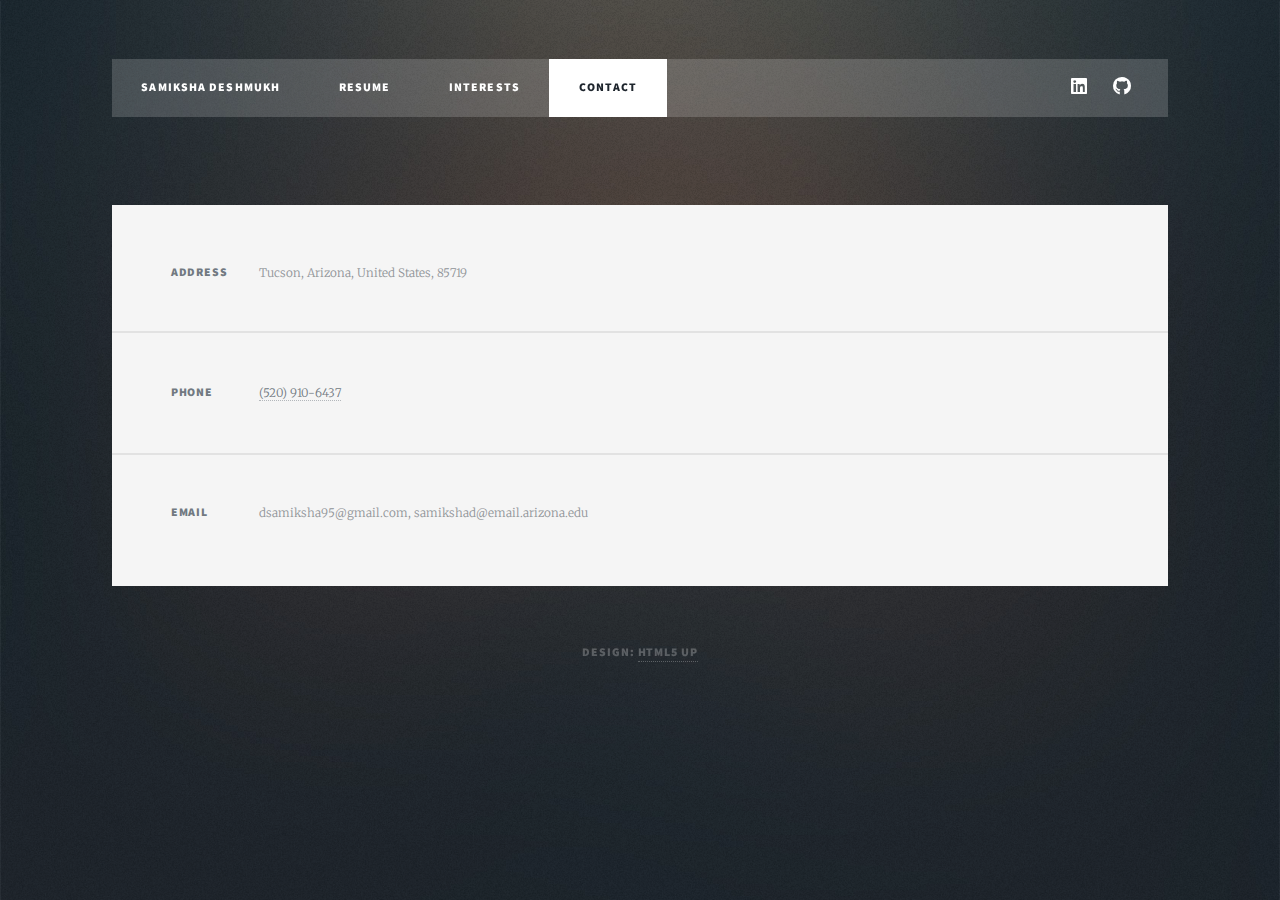
<file: contacts.html>
<!DOCTYPE HTML>
<!--
	Massively by HTML5 UP
	html5up.net | @ajlkn
	Free for personal and commercial use under the CCA 3.0 license (html5up.net/license)
-->
<html>
	<head>
		<title>Samiksha Deshmukh</title>
		<meta charset="utf-8" />
		<meta name="viewport" content="width=device-width, initial-scale=1, user-scalable=no" />
		<link rel="stylesheet" href="assets/css/main.css" />
		<noscript><link rel="stylesheet" href="assets/css/noscript.css" /></noscript>
	</head>
	<body class="is-preload">

		<!-- Wrapper -->
			<div id="wrapper" class="fade-in">

				<!-- Nav -->
				<div id="intro">
					<nav id="nav">
						<ul class="links">
							<li><a href="index.html">Samiksha Deshmukh</a></li>
							<li><a href="resume.html">Resume</a></li>
							<li><a href="interests.html">Interests</a></li>
							<li class="active"><a href="contacts.html">Contact</a></li>
						</ul>
						<ul class="icons">
							<li><a href="https://www.linkedin.com/in/samiksha-d/" class="icon brands fa-linkedin"><span class="label">Linkedin</span></a></li>
							<li><a href="https://github.com/Samiksha25" class="icon brands fa-github"><span class="label">GitHub</span></a></li>
						</ul>
					</nav>
				</div>

				<!-- Footer -->
					<footer id="footer">
						<section class="split contact">
							<section class="alt">
								<h3>Address</h3>
								<p>Tucson, Arizona, United States, 85719</p>
							</section>
							<section>
								<h3>Phone</h3>
								<p><a href="#">(520) 910-6437</a></p>
							</section>
							<section>
								<h3>Email</h3>
                                <p>dsamiksha95@gmail.com, samikshad@email.arizona.edu</p>
							</section>
						</section>
					</footer>
			</div>
		<!-- Copyright -->
		<div id="copyright">
			<ul><li>Design: <a href="https://html5up.net">HTML5 UP</a></li></ul>
		</div>

		<!-- Scripts -->
			<script src="assets/js/jquery.min.js"></script>
			<script src="assets/js/jquery.scrollex.min.js"></script>
			<script src="assets/js/jquery.scrolly.min.js"></script>
			<script src="assets/js/browser.min.js"></script>
			<script src="assets/js/breakpoints.min.js"></script>
			<script src="assets/js/util.js"></script>
			<script src="assets/js/main.js"></script>

	</body>
</html>
</file>
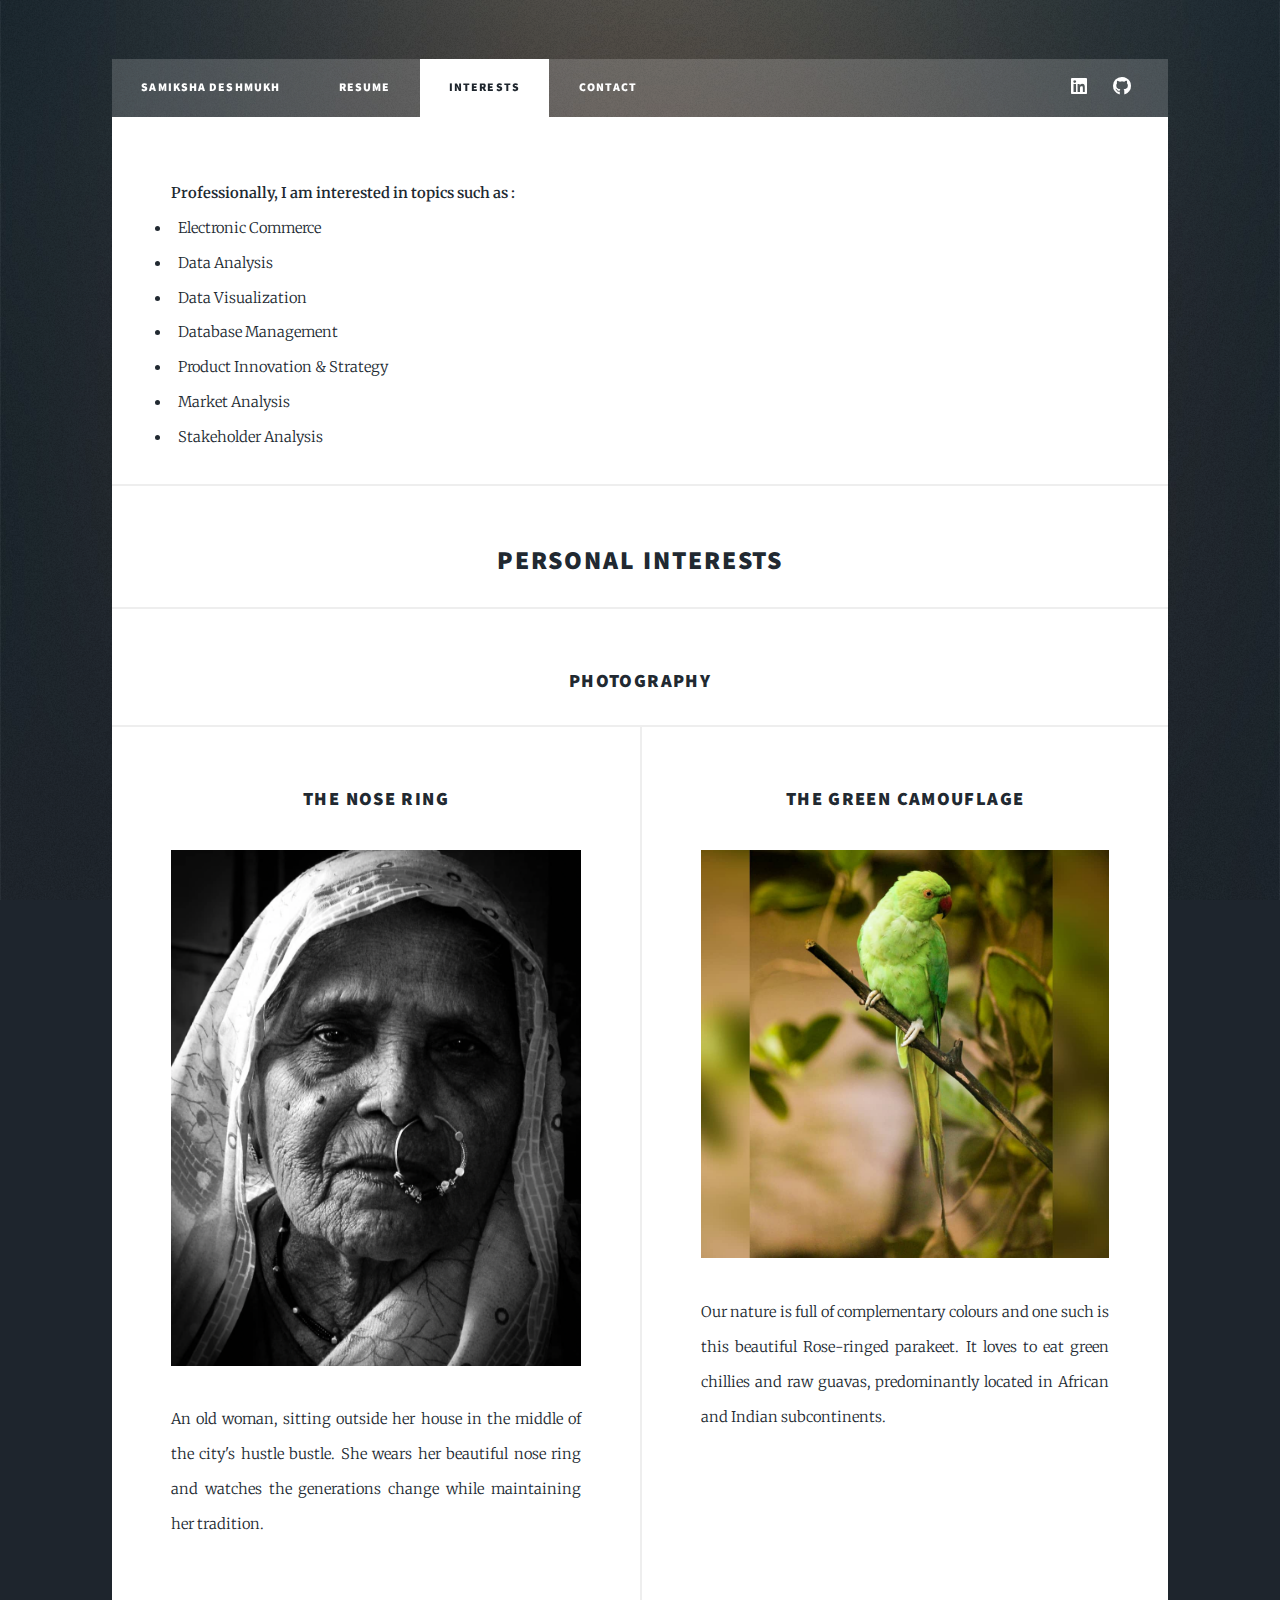
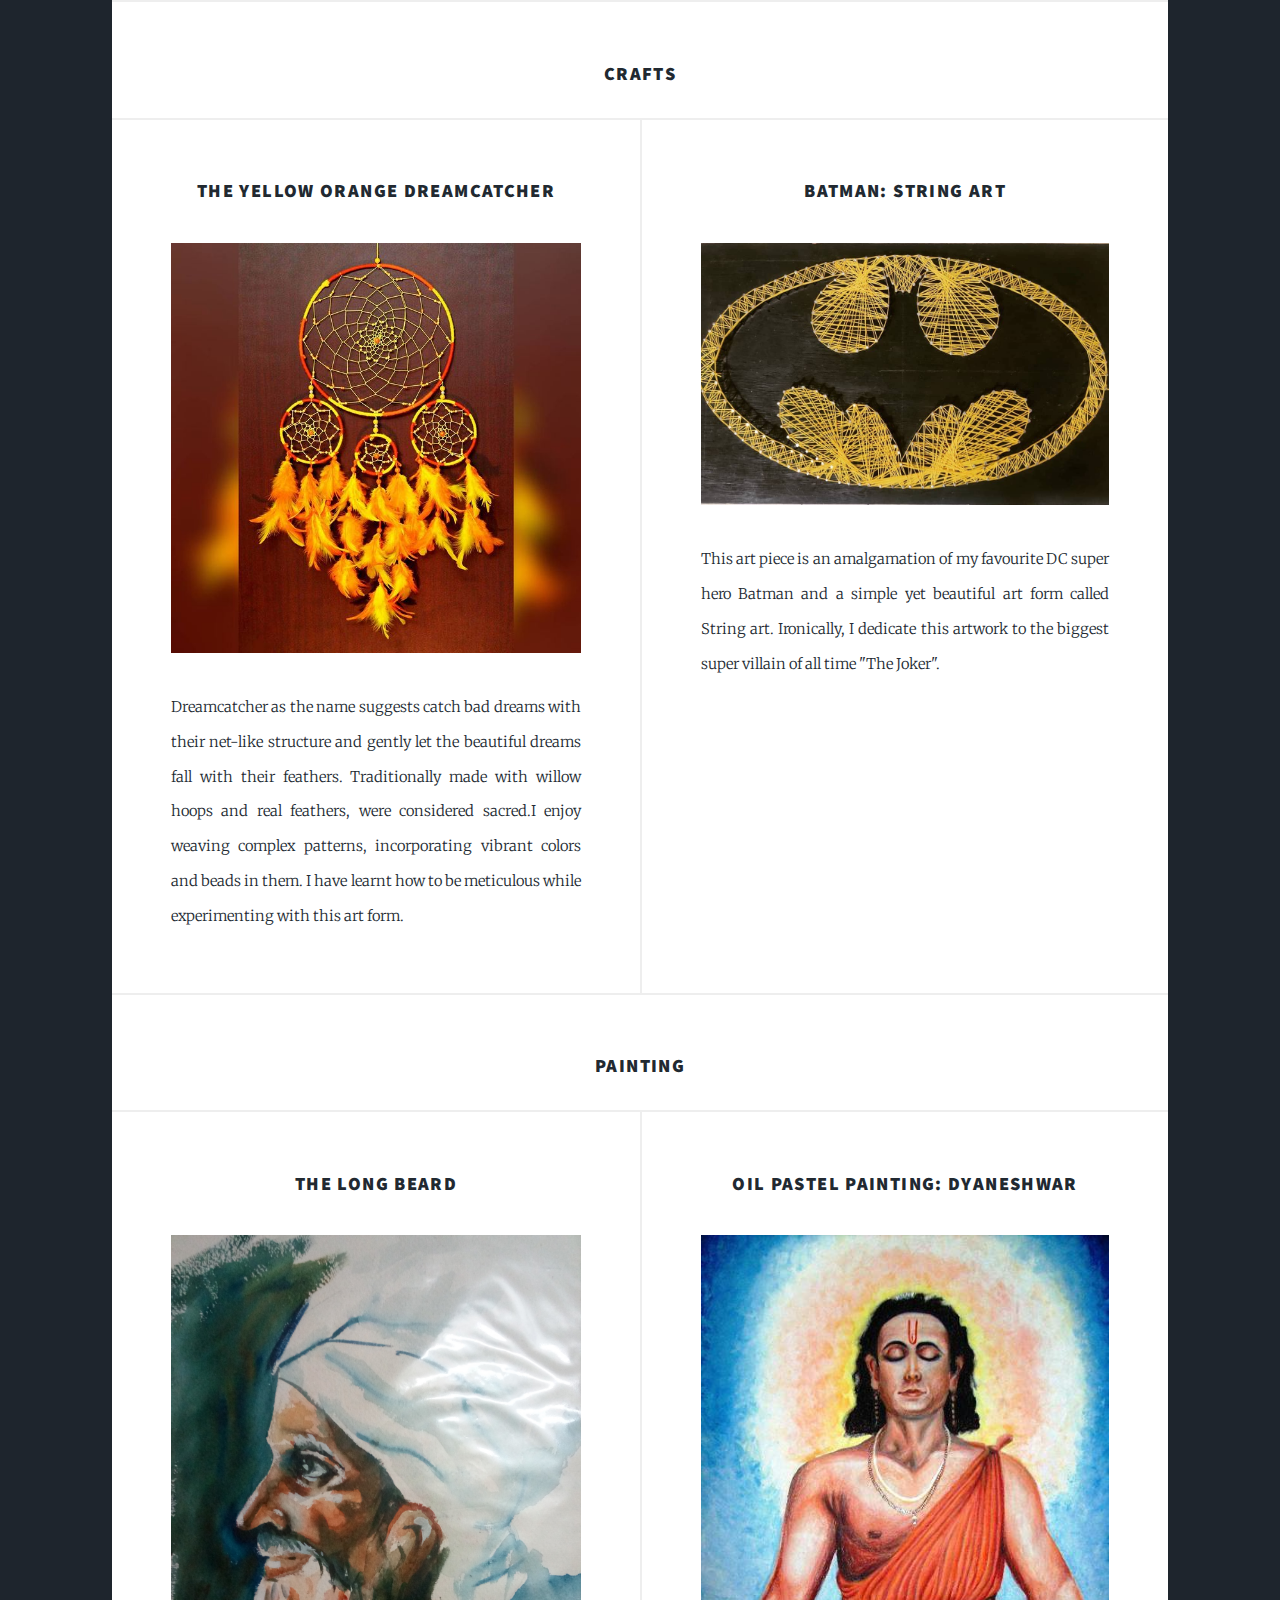
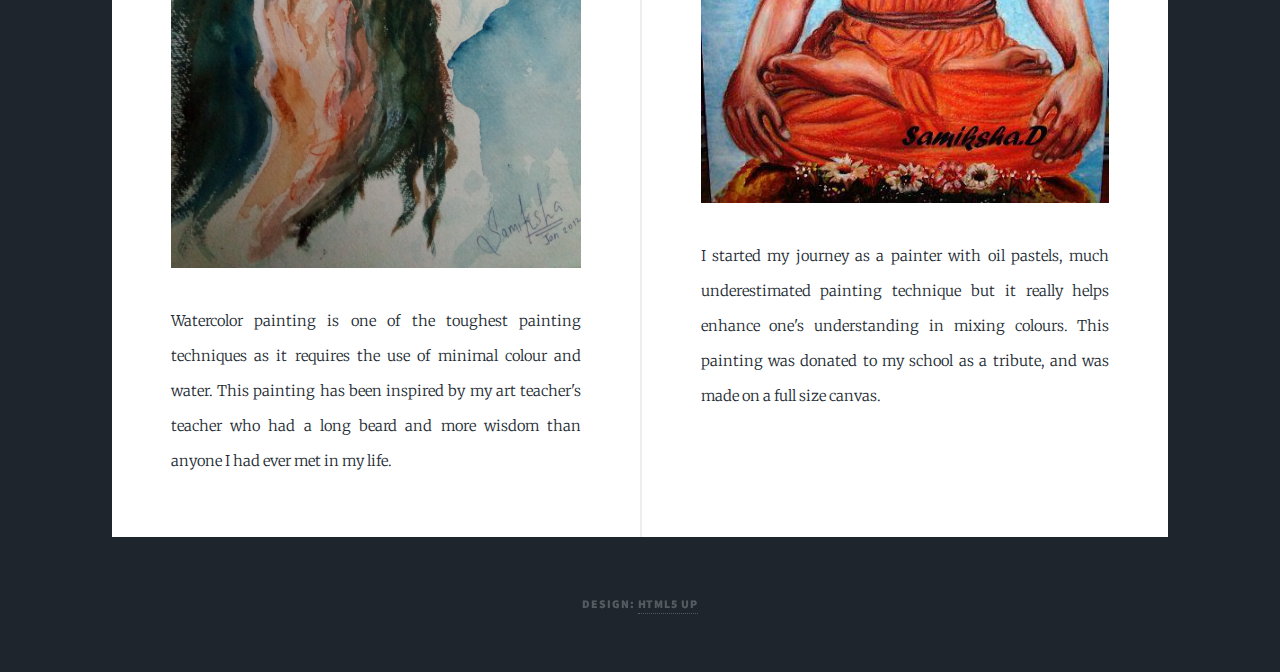
<file: interests.html>
<!DOCTYPE HTML>
<html>
<head>
    <title>Samiksha Deshmukh</title>
    <meta charset="utf-8" />
    <meta name="viewport" content="width=device-width, initial-scale=1, user-scalable=no" />
    <link rel="stylesheet" href="assets/css/main.css" />
    <noscript><link rel="stylesheet" href="assets/css/noscript.css" /></noscript>
</head>
<body class="is-preload">

<!-- Wrapper -->
<div id="wrapper" class="fade-in">

    <!-- Header-->
    <header id="header">
    </header>

    <!-- Nav -->
    <nav id="nav">
        <ul class="links">
            <li><a href="index.html">Samiksha Deshmukh</a></li>
            <li><a href="resume.html">Resume</a></li>
            <li class="active"><a href="interests.html">Interests</a></li>
            <li><a href="contacts.html">Contact</a></li>
        </ul>
        <ul class="icons">
            <li><a href="https://www.linkedin.com/in/samiksha-d/" class="icon brands fa-linkedin"><span class="label">Linkedin</span></a></li>
            <li><a href="https://github.com/Samiksha25" class="icon brands fa-github"><span class="label">GitHub</span></a></li>
        </ul>
    </nav>

        <div id="main">
            <ul>
                <b>Professionally, I am interested in topics such as :</b><br>
                <li>Electronic Commerce</li>
                <li>Data Analysis</li>
                <li>Data Visualization</li>
                <li>Database Management</li>
                <li>Product Innovation & Strategy</li>
                <li>Market Analysis</li>
                <li>Stakeholder Analysis</li>
            </ul>
            <h2 align="center">Personal Interests</h2>
            <h3 align="center">Photography</h3>
            <section class="posts">
                <article>
                    <header>
                        <h3>The nose ring</h3>
                    </header>
                    <a href="images/lady.png" class="image fit"><img src="images/lady.png" alt="" /></a>
                    <p>An old woman, sitting outside her house in the middle of the city's hustle bustle.
                    She wears her beautiful nose ring and watches the generations change while maintaining her tradition.</p>
                </article>
                <article>
                    <header>
                        <h3>The green camouflage</h3>
                    </header>
                    <a href="images/parrot.jpg" class="image fit"><img src="images/parrot.jpg" alt="" /></a>
                    <p>Our nature is full of complementary colours and one such is this beautiful Rose-ringed
                    parakeet. It loves to eat green chillies and raw guavas, predominantly located in
                    African and Indian subcontinents.</p>
                </article>
            </section>
            <h3 align="center">Crafts</h3>
            <section class="posts">
                <article>
                    <header>
                        <h3>The yellow orange dreamcatcher</h3>
                    </header>
                    <a href="images/dreamcatcher.jpg" class="image fit"><img src="images/dreamcatcher.jpg" alt="" /></a>
                    <p>Dreamcatcher as the name suggests catch bad dreams with their net-like structure and
                    gently let the beautiful dreams fall with their feathers. Traditionally made with willow
                    hoops and real feathers, were considered sacred.I enjoy weaving complex patterns,
                    incorporating vibrant colors and beads in them. I have learnt how to be meticulous while
                    experimenting with this art form.</p>
                </article>
                <article>
                    <header>
                        <h3>Batman: String art</h3>
                    </header>
                    <a href="images/batman.jpg" class="image fit"><img src="images/batman.jpg" alt="" /></a>
                    <p>This art piece is an amalgamation of my favourite DC super hero Batman and a simple yet
                    beautiful art form called String art. Ironically, I dedicate this artwork to the biggest
                    super villain of all time "The Joker".</p>
                </article>
            </section>
            <h3 align="center">Painting</h3>
            <section class="posts">
                <article>
                    <header>
                        <h3>The long beard</h3>
                    </header>
                    <a href="images/watercolor.jpg" class="image fit"><img src="images/watercolor.jpg" alt="" /></a>
                    <p>Watercolor painting is one of the toughest painting techniques as it requires the use of
                    minimal colour and water. This painting has been inspired by my art teacher's teacher who
                    had a long beard and more wisdom than anyone I had ever met in my life. </p>
                </article>
                <article>
                    <header>
                        <h3>Oil pastel painting: Dyaneshwar</h3>
                    </header>
                    <a href="images/dyaneshwar.jpg" class="image fit"><img src="images/dyaneshwar.jpg" alt="" /></a>
                    <p>I started my journey as a painter with oil pastels, much underestimated painting
                        technique but it really helps enhance one's understanding in mixing colours. This
                    painting was donated to my school as a tribute, and was made on a full size canvas.</p>
                </article>
            </section>

        </div>
    </div>
<!-- Copyright -->
<div id="copyright">
    <ul><li>Design: <a href="https://html5up.net">HTML5 UP</a></li></ul>
</div>

<!-- Scripts -->
<script src="assets/js/jquery.min.js"></script>
<script src="assets/js/jquery.scrollex.min.js"></script>
<script src="assets/js/jquery.scrolly.min.js"></script>
<script src="assets/js/browser.min.js"></script>
<script src="assets/js/breakpoints.min.js"></script>
<script src="assets/js/util.js"></script>
<script src="assets/js/main.js"></script>

</body>
</html>
</file>
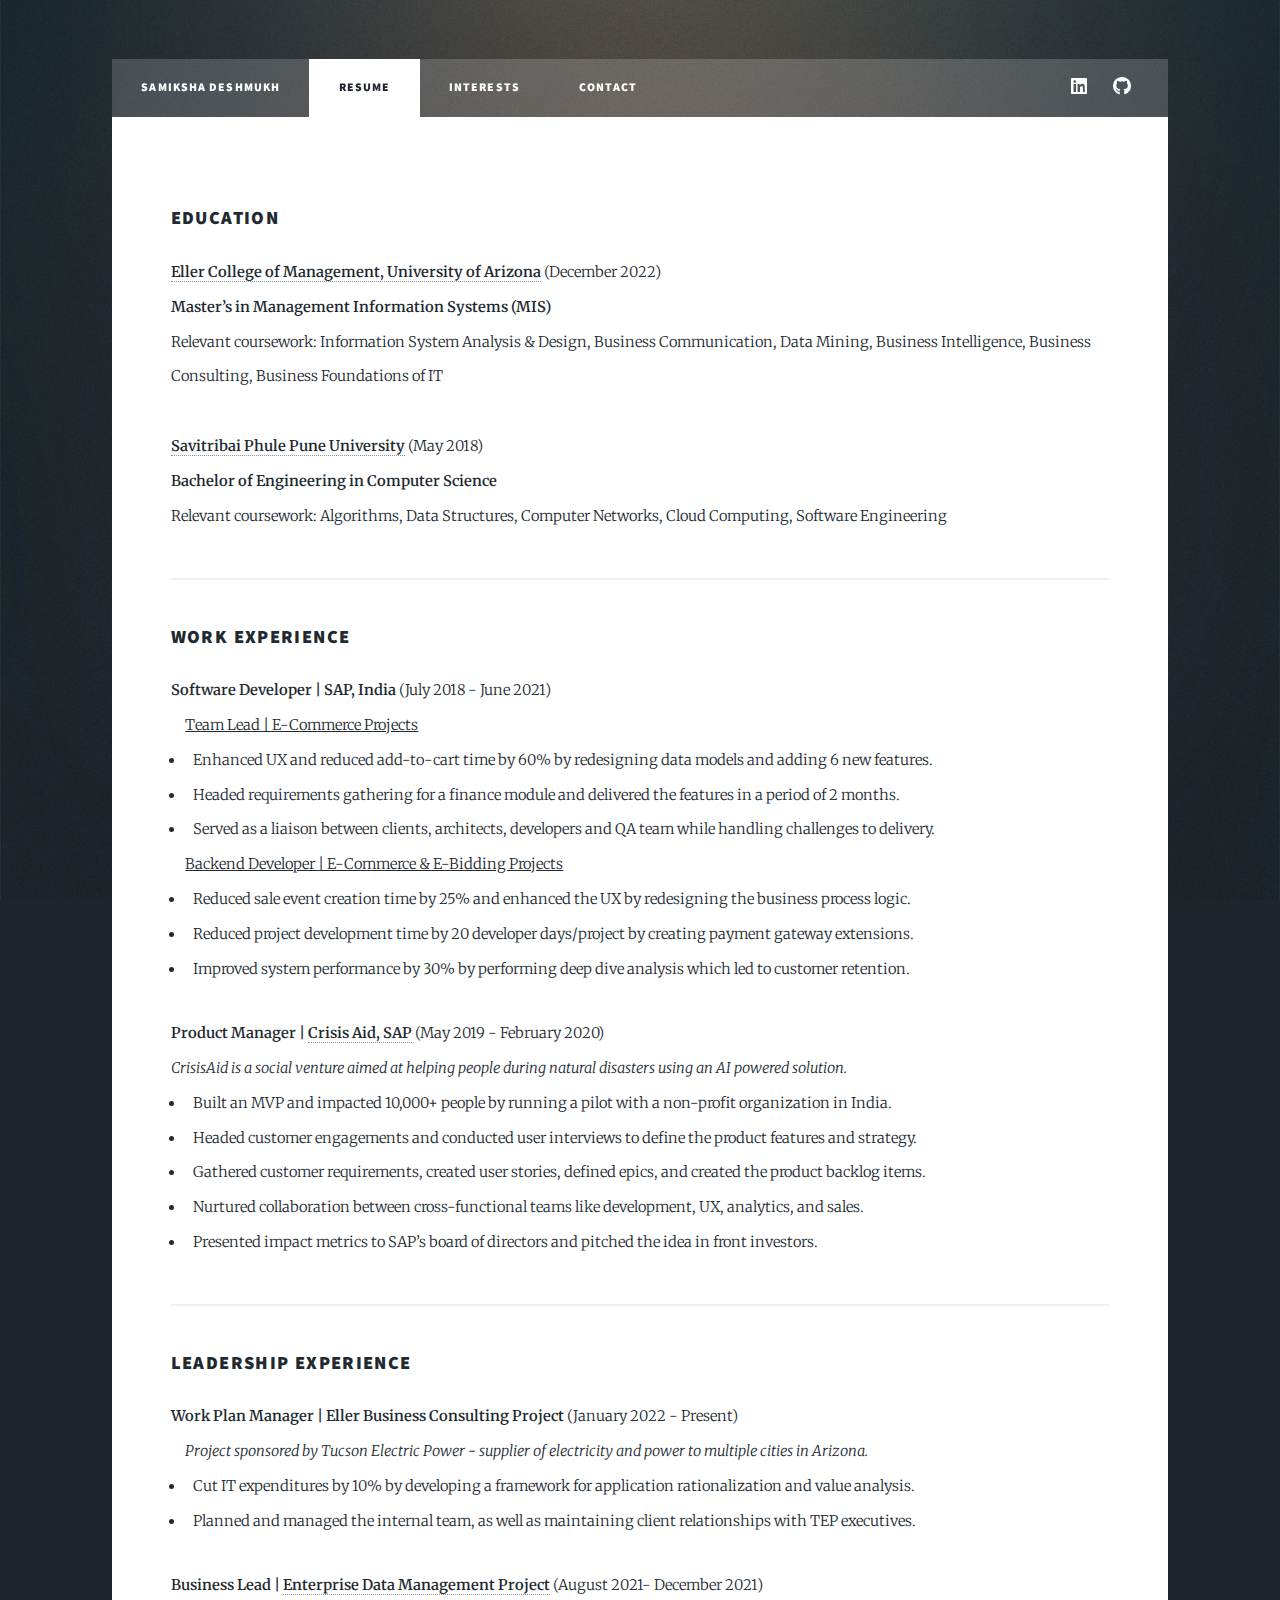
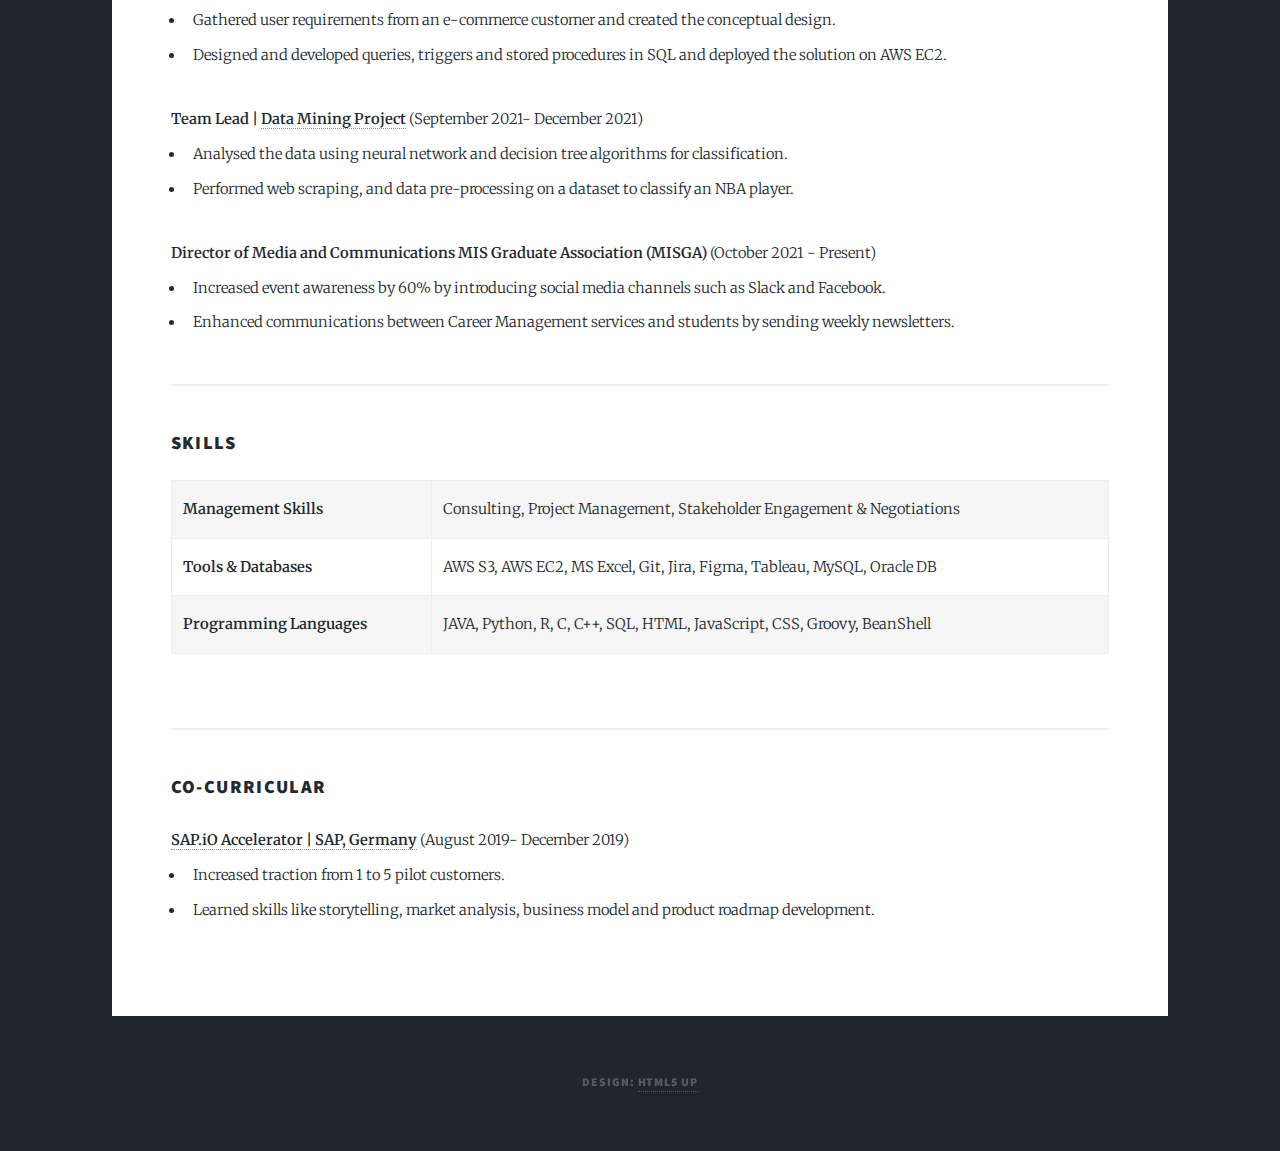
<file: resume.html>
<!DOCTYPE HTML>
<html>
<head>
    <title>Samiksha Deshmukh</title>
    <meta charset="utf-8" />
    <meta name="viewport" content="width=device-width, initial-scale=1, user-scalable=no" />
    <link rel="stylesheet" href="assets/css/main.css" />
    <noscript><link rel="stylesheet" href="assets/css/noscript.css" /></noscript>
</head>
<body class="is-preload">

<!-- Wrapper -->
<div id="wrapper">

    <!-- Header-->
    <header id="header">
    </header>

    <!-- Nav -->
    <nav id="nav">
        <ul class="links">
            <li><a href="index.html">Samiksha Deshmukh</a></li>
            <li class="active"><a href="resume.html">Resume</a></li>
            <li><a href="interests.html">Interests</a></li>
            <li><a href="contacts.html">Contact</a></li>
        </ul>
        <ul class="icons">
            <li><a href="https://www.linkedin.com/in/samiksha-d/" class="icon brands fa-linkedin"><span class="label">Linkedin</span></a></li>
            <li><a href="https://github.com/Samiksha25" class="icon brands fa-github"><span class="label">GitHub</span></a></li>
        </ul>
    </nav>

    <!-- Main -->
    <div id="main">

        <!-- Post -->
        <section class="post">
            <h3>Education</h3>
            <a href="https://eller.arizona.edu/departments-research/schools-departments/mis">
                <b>Eller College of Management, University of Arizona</b></a> (December 2022)<br>
            <b>Master’s in Management Information Systems (MIS)</b><br>
            Relevant coursework: Information System Analysis & Design, Business Communication, Data Mining,
            Business Intelligence, Business Consulting, Business Foundations of IT<br>
            <br>
            <a href="https://www.cumminscollege.org/"><b>Savitribai Phule Pune University</b></a> (May 2018)<br>
            <b>Bachelor of Engineering in Computer Science</b><br>
            Relevant coursework: Algorithms, Data Structures, Computer Networks, Cloud Computing, Software Engineering
            </p>
            <hr/>
            <p>
            <h3>Work Experience</h3>
            <b>Software Developer | SAP, India </b> (July 2018 - June 2021)<br>
            <ul>
                <u>Team Lead | E-Commerce Projects</u>
                <li>Enhanced UX and reduced add-to-cart time by 60% by redesigning data models and adding 6 new features.</li>
                <li>Headed requirements gathering for a finance module and delivered the features in a period of 2 months.</li>
                <li>Served as a liaison between clients, architects, developers and QA team while handling challenges to delivery.</li>
                <u>Backend Developer | E-Commerce & E-Bidding Projects </u>
                <li>Reduced sale event creation time by 25% and enhanced the UX by redesigning the business process logic.</li>
                <li>Reduced project development time by 20 developer days/project by creating payment gateway extensions.</li>
                <li>Improved system performance by 30% by performing deep dive analysis which led to customer retention.</li>
            </ul>
            <b>Product Manager | <a href="crisisAid.html"> Crisis Aid, SAP</a></b> (May 2019 - February 2020)<br>
            <em>CrisisAid is a social venture aimed at helping people during natural disasters using an AI powered solution.</em>
            <ul>
                <li>Built an MVP and impacted 10,000+ people by running a pilot with a non-profit organization in India.</li>
                <li>Headed customer engagements and conducted user interviews to define the product features and strategy.</li>
                <li>Gathered customer requirements, created user stories, defined epics, and created the product backlog items.</li>
                <li>Nurtured collaboration between cross-functional teams like development, UX, analytics, and sales.</li>
                <li>Presented impact metrics to SAP’s board of directors and pitched the idea in front investors.</li>
            </ul>
            </p>
            <hr/>
            <p>
            <h3>Leadership Experience</h3>
            <b>Work Plan Manager | Eller Business Consulting Project</b> (January 2022 - Present)<br>
            <ul>
                <em>Project sponsored by Tucson Electric Power - supplier of electricity and power to multiple cities in Arizona.</em>
                <li>Cut IT expenditures by 10% by developing a framework for application rationalization and value analysis.</li>
                <li>Planned and managed the internal team, as well as maintaining client relationships with TEP executives.</li>
            </ul>

            <b>Business Lead |
                <a href="https://github.com/Samiksha25/E-Commerce-Cloud-Solution.git">Enterprise Data Management Project</a></b>
            (August 2021- December 2021)<br>
            <ul>
                <li>Gathered user requirements from an e-commerce customer and created the conceptual design.</li>
                <li>Designed and developed queries, triggers and stored procedures in SQL and deployed the solution on AWS EC2.</li>
            </ul>

            <b>Team Lead | <a href="https://github.com/Samiksha25/NBA-Salary-Categorization-System.git">
                Data Mining Project</a></b> (September 2021- December 2021)<br>
            <ul>
                <li>Analysed the data using neural network and decision tree algorithms for classification.</li>
                <li>Performed web scraping, and data pre-processing on a dataset to classify an NBA player.</li>
            </ul>
            <!--<b>Team Lead | Data Analytics on Traffic Violations</b> (August 2021- October 2021)<br>
            <ul>
                <li>Facilitated a 4 member team and produced 3 insight driven recommendations by creating and analysing visualizations.</li>
                <li>Translated and pre-processed an Estonian Traffic Violations dataset using Excel Spreadsheets and Oracle SQL Developer.</li>
            </ul> -->
            <b>Director of Media and Communications MIS Graduate Association (MISGA)</b> (October 2021 - Present)<br>
            <ul>
                <li>Increased event awareness by 60% by introducing social media channels such as Slack and Facebook.</li>
                <li>Enhanced communications between Career Management services and students by sending weekly newsletters.</li>
            </ul>
            </p>
            <hr/>
            <h3>Skills</h3>
            <div class="table-wrapper">
                <table class="alt">
                    <tbody>
                    <tr>
                        <td><b>Management Skills</b></td>
                        <td>Consulting, Project Management, Stakeholder Engagement & Negotiations</td>
                    </tr>
                    <tr>
                        <td><b>Tools & Databases</b></td>
                        <td>AWS S3, AWS EC2, MS Excel, Git, Jira, Figma, Tableau, MySQL, Oracle DB</td>
                    </tr>
                    <tr>
                        <td><b>Programming Languages</b></td>
                        <td>JAVA, Python, R, C, C++, SQL, HTML, JavaScript, CSS, Groovy, BeanShell</td>
                    </tr>
                    </tbody>
                </table>
            </div>
            <hr/>
            <h3>Co-Curricular</h3>
            <a href="https://sap.io/" ><b>SAP.iO Accelerator | SAP, Germany</b></a> (August 2019- December 2019)
            <ul>
                <li>Increased traction from 1 to 5 pilot customers.</li>
                <li>Learned skills like storytelling, market analysis, business model and product roadmap development.</li>
            </ul>
        </section>

</div>
</div>
<!-- Copyright -->
<div id="copyright">
    <ul><li>Design: <a href="https://html5up.net">HTML5 UP</a></li></ul>
</div>

<!-- Scripts -->
<script src="assets/js/jquery.min.js"></script>
<script src="assets/js/jquery.scrollex.min.js"></script>
<script src="assets/js/jquery.scrolly.min.js"></script>
<script src="assets/js/browser.min.js"></script>
<script src="assets/js/breakpoints.min.js"></script>
<script src="assets/js/util.js"></script>
<script src="assets/js/main.js"></script>

</body>
</html>
</file>
<file: assets/css/main.css>
@import url(fontawesome-all.min.css);
@import url("https://fonts.googleapis.com/css?family=Merriweather:300,700,300italic,700italic|Source+Sans+Pro:900");

html, body, div, span, applet, object,
iframe, h1, h2, h3, h4, h5, h6, p, blockquote,
pre, a, abbr, acronym, address, big, cite,
code, del, dfn, em, img, ins, kbd, q, s, samp,
small, strike, strong, sub, sup, tt, var, b,
u, i, center, dl, dt, dd, ol, ul, li, fieldset,
form, label, legend, table, caption, tbody,
tfoot, thead, tr, th, td, article, aside,
canvas, details, embed, figure, figcaption,
footer, header, hgroup, menu, nav, output, ruby,
section, summary, time, mark, audio, video {
	margin: 0;
	padding: 0;
	border: 0;
	font-size: 100%;
	font: inherit;
	vertical-align: baseline;}

article, aside, details, figcaption, figure,
footer, header, hgroup, menu, nav, section {
	display: block;}

body {
	line-height: 1;
}

ol, ul {
	list-style: none;
}

blockquote, q {
	quotes: none;
}

	blockquote:before, blockquote:after, q:before, q:after {
		content: '';
		content: none;
	}

table {
	border-collapse: collapse;
	border-spacing: 0;
}

body {
	-webkit-text-size-adjust: none;
}

mark {
	background-color: transparent;
	color: inherit;
}

input::-moz-focus-inner {
	border: 0;
	padding: 0;
}

input, select, textarea {
	-moz-appearance: none;
	-webkit-appearance: none;
	-ms-appearance: none;
	appearance: none;
}

/* Basic */

	@-ms-viewport {
		width: device-width;
	}

	body {
		-ms-overflow-style: scrollbar;
	}

	@media screen and (max-width: 480px) {

		html, body {
			min-width: 320px;
		}

	}

	html {
		box-sizing: border-box;
	}

	*, *:before, *:after {
		box-sizing: inherit;
	}

	body {
		background-color: #1e252d;
	}

		body.is-preload *, body.is-preload *:before, body.is-preload *:after {
			-moz-animation: none !important;
			-webkit-animation: none !important;
			-ms-animation: none !important;
			animation: none !important;
			-moz-transition: none !important;
			-webkit-transition: none !important;
			-ms-transition: none !important;
			transition: none !important;
		}

/* Type */

	html {
		font-size: 16pt;
	}

		@media screen and (max-width: 1680px) {

			html {
				font-size: 12pt;
			}

		}

		@media screen and (max-width: 1280px) {

			html {
				font-size: 11pt;
			}

		}

		@media screen and (max-width: 360px) {

			html {
				font-size: 10pt;
			}

		}

	body {
		color: #212931;
	}

	body, input, select, textarea {
		font-family: "Merriweather", Georgia, serif;
		font-weight: 300;
		font-size: 1rem;
		line-height: 2.375;
	}

	a {
		-moz-transition: color 0.2s ease-in-out, background-color 0.2s ease-in-out, border-color 0.2s ease-in-out, box-shadow 0.2s ease-in-out;
		-webkit-transition: color 0.2s ease-in-out, background-color 0.2s ease-in-out, border-color 0.2s ease-in-out, box-shadow 0.2s ease-in-out;
		-ms-transition: color 0.2s ease-in-out, background-color 0.2s ease-in-out, border-color 0.2s ease-in-out, box-shadow 0.2s ease-in-out;
		transition: color 0.2s ease-in-out, background-color 0.2s ease-in-out, border-color 0.2s ease-in-out, box-shadow 0.2s ease-in-out;
		border-bottom: dotted 1px;
		text-decoration: none;
	}

		a:hover {
			border-bottom-color: transparent;
		}

	strong, b {
		font-weight: 600;
	}

	em, i {
		font-style: italic;
	}

	p {
		text-align: justify;
		margin: 0 0 2rem 0;
	}

	h1, h2, h3, h4, h5, h6 {
		font-family: "Source Sans Pro", Helvetica, sans-serif;
		font-weight: 900;
		line-height: 1.5;
		letter-spacing: 0.075em;
		text-transform: uppercase;
		margin: 0 0 1rem 0;
	}

		h1 a, h2 a, h3 a, h4 a, h5 a, h6 a {
			border-bottom: 0;
			color: inherit;
			text-decoration: none;
		}

	h1 {
		font-size: 4rem;
		line-height: 1.1;
		margin: 0 0 2rem 0;
	}

	h2 {
		font-size: 1.75rem;
		line-height: 1.3;
		margin: 0 0 1.5rem 0;
	}

	h3 {
		font-size: 1.25rem;
		margin: 0 0 1.5rem 0;
	}

	h4 {
		font-size: 1rem;
	}

	h5 {
		font-size: 0.9rem;
	}

	h6 {
		font-size: 0.8rem;
	}

	sub {
		font-size: 0.8rem;
		position: relative;
		top: 0.5rem;
	}

	sup {
		font-size: 0.8rem;
		position: relative;
		top: -0.5rem;
	}

	blockquote {
		border-left: solid 4px;
		font-style: italic;
		margin: 0 0 2rem 0;
		padding: 0.5rem 0 0.5rem 2rem;
	}

	code {
		border: solid 2px;
		font-family: "Courier New", monospace;
		font-size: 0.9rem;
		margin: 0 0.25rem;
		padding: 0.25rem 0.65rem;
	}

	pre {
		-webkit-overflow-scrolling: touch;
		font-family: "Courier New", monospace;
		font-size: 0.9rem;
		margin: 0 0 2rem 0;
	}

		pre code {
			display: block;
			line-height: 1.75;
			padding: 1rem 1.5rem;
			overflow-x: auto;
		}

	hr {
		border: 0;
		border-bottom: solid 2px;
		margin: 3rem 0;
	}

		hr.major {
			margin: 5rem 0;
		}

	.align-left {
		text-align: left;
	}

	.align-center {
		text-align: center;
	}

	.align-right {
		text-align: right;
	}

	input, select, textarea {
		color: #212931;
	}

	a {
		color: #212931;
		border-bottom-color: rgba(33, 41, 49, 0.5);
	}

		a:hover {
			border-bottom-color: transparent;
			color: #18bfef !important;
		}

	strong, b {
		color: #212931;
	}

	h1, h2, h3, h4, h5, h6 {
		color: #212931;
	}

	blockquote {
		border-left-color: #eeeeee;
	}

	code {
		background: rgba(220, 220, 220, 0.25);
		border-color: #eeeeee;
	}

	hr {
		border-bottom-color: #eeeeee;
	}

/* Row */

	.row {
		display: flex;
		flex-wrap: wrap;
		box-sizing: border-box;
		align-items: stretch;
	}

		.row > * {
			box-sizing: border-box;
		}

		.row.gtr-uniform > * > :last-child {
			margin-bottom: 0;
		}

		.row.aln-left {
			justify-content: flex-start;
		}

		.row.aln-center {
			justify-content: center;
		}

		.row.aln-right {
			justify-content: flex-end;
		}

		.row.aln-top {
			align-items: flex-start;
		}

		.row.aln-middle {
			align-items: center;
		}

		.row.aln-bottom {
			align-items: flex-end;
		}

		.row > .imp {
			order: -1;
		}

		.row > .col-1 {
			width: 8.33333%;
		}

		.row > .off-1 {
			margin-left: 8.33333%;
		}

		.row > .col-2 {
			width: 16.66667%;
		}

		.row > .off-2 {
			margin-left: 16.66667%;
		}

		.row > .col-3 {
			width: 25%;
		}

		.row > .off-3 {
			margin-left: 25%;
		}

		.row > .col-4 {
			width: 33.33333%;
		}

		.row > .off-4 {
			margin-left: 33.33333%;
		}

		.row > .col-5 {
			width: 41.66667%;
		}

		.row > .off-5 {
			margin-left: 41.66667%;
		}

		.row > .col-6 {
			width: 50%;
		}

		.row > .off-6 {
			margin-left: 50%;
		}

		.row > .col-7 {
			width: 58.33333%;
		}

		.row > .off-7 {
			margin-left: 58.33333%;
		}

		.row > .col-8 {
			width: 66.66667%;
		}

		.row > .off-8 {
			margin-left: 66.66667%;
		}

		.row > .col-9 {
			width: 75%;
		}

		.row > .off-9 {
			margin-left: 75%;
		}

		.row > .col-10 {
			width: 83.33333%;
		}

		.row > .off-10 {
			margin-left: 83.33333%;
		}

		.row > .col-11 {
			width: 91.66667%;
		}

		.row > .off-11 {
			margin-left: 91.66667%;
		}

		.row > .col-12 {
			width: 100%;
		}

		.row > .off-12 {
			margin-left: 100%;
		}

		.row.gtr-0 {
			margin-top: 0;
			margin-left: 0rem;
		}

			.row.gtr-0 > * {
				padding: 0 0 0 0rem;
			}

			.row.gtr-0.gtr-uniform {
				margin-top: 0rem;
			}

				.row.gtr-0.gtr-uniform > * {
					padding-top: 0rem;
				}

		.row.gtr-25 {
			margin-top: 0;
			margin-left: -0.375rem;
		}

			.row.gtr-25 > * {
				padding: 0 0 0 0.375rem;
			}

			.row.gtr-25.gtr-uniform {
				margin-top: -0.375rem;
			}

				.row.gtr-25.gtr-uniform > * {
					padding-top: 0.375rem;
				}

		.row.gtr-50 {
			margin-top: 0;
			margin-left: -0.75rem;
		}

			.row.gtr-50 > * {
				padding: 0 0 0 0.75rem;
			}

			.row.gtr-50.gtr-uniform {
				margin-top: -0.75rem;
			}

				.row.gtr-50.gtr-uniform > * {
					padding-top: 0.75rem;
				}

		.row {
			margin-top: 0;
			margin-left: -1.5rem;
		}

			.row > * {
				padding: 0 0 0 1.5rem;
			}

			.row.gtr-uniform {
				margin-top: -1.5rem;
			}

				.row.gtr-uniform > * {
					padding-top: 1.5rem;
				}

		.row.gtr-150 {
			margin-top: 0;
			margin-left: -2.25rem;
		}

			.row.gtr-150 > * {
				padding: 0 0 0 2.25rem;
			}

			.row.gtr-150.gtr-uniform {
				margin-top: -2.25rem;
			}

				.row.gtr-150.gtr-uniform > * {
					padding-top: 2.25rem;
				}

		.row.gtr-200 {
			margin-top: 0;
			margin-left: -3rem;
		}

			.row.gtr-200 > * {
				padding: 0 0 0 3rem;
			}

			.row.gtr-200.gtr-uniform {
				margin-top: -3rem;
			}

				.row.gtr-200.gtr-uniform > * {
					padding-top: 3rem;
				}

		@media screen and (max-width: 1680px) {

			.row {
				display: flex;
				flex-wrap: wrap;
				box-sizing: border-box;
				align-items: stretch;
			}

				.row > * {
					box-sizing: border-box;
				}

				.row.gtr-uniform > * > :last-child {
					margin-bottom: 0;
				}

				.row.aln-left {
					justify-content: flex-start;
				}

				.row.aln-center {
					justify-content: center;
				}

				.row.aln-right {
					justify-content: flex-end;
				}

				.row.aln-top {
					align-items: flex-start;
				}

				.row.aln-middle {
					align-items: center;
				}

				.row.aln-bottom {
					align-items: flex-end;
				}

				.row > .imp-xlarge {
					order: -1;
				}

				.row > .col-1-xlarge {
					width: 8.33333%;
				}

				.row > .off-1-xlarge {
					margin-left: 8.33333%;
				}

				.row > .col-2-xlarge {
					width: 16.66667%;
				}

				.row > .off-2-xlarge {
					margin-left: 16.66667%;
				}

				.row > .col-3-xlarge {
					width: 25%;
				}

				.row > .off-3-xlarge {
					margin-left: 25%;
				}

				.row > .col-4-xlarge {
					width: 33.33333%;
				}

				.row > .off-4-xlarge {
					margin-left: 33.33333%;
				}

				.row > .col-5-xlarge {
					width: 41.66667%;
				}

				.row > .off-5-xlarge {
					margin-left: 41.66667%;
				}

				.row > .col-6-xlarge {
					width: 50%;
				}

				.row > .off-6-xlarge {
					margin-left: 50%;
				}

				.row > .col-7-xlarge {
					width: 58.33333%;
				}

				.row > .off-7-xlarge {
					margin-left: 58.33333%;
				}

				.row > .col-8-xlarge {
					width: 66.66667%;
				}

				.row > .off-8-xlarge {
					margin-left: 66.66667%;
				}

				.row > .col-9-xlarge {
					width: 75%;
				}

				.row > .off-9-xlarge {
					margin-left: 75%;
				}

				.row > .col-10-xlarge {
					width: 83.33333%;
				}

				.row > .off-10-xlarge {
					margin-left: 83.33333%;
				}

				.row > .col-11-xlarge {
					width: 91.66667%;
				}

				.row > .off-11-xlarge {
					margin-left: 91.66667%;
				}

				.row > .col-12-xlarge {
					width: 100%;
				}

				.row > .off-12-xlarge {
					margin-left: 100%;
				}

				.row.gtr-0 {
					margin-top: 0;
					margin-left: 0rem;
				}

					.row.gtr-0 > * {
						padding: 0 0 0 0rem;
					}

					.row.gtr-0.gtr-uniform {
						margin-top: 0rem;
					}

						.row.gtr-0.gtr-uniform > * {
							padding-top: 0rem;
						}

				.row.gtr-25 {
					margin-top: 0;
					margin-left: -0.375rem;
				}

					.row.gtr-25 > * {
						padding: 0 0 0 0.375rem;
					}

					.row.gtr-25.gtr-uniform {
						margin-top: -0.375rem;
					}

						.row.gtr-25.gtr-uniform > * {
							padding-top: 0.375rem;
						}

				.row.gtr-50 {
					margin-top: 0;
					margin-left: -0.75rem;
				}

					.row.gtr-50 > * {
						padding: 0 0 0 0.75rem;
					}

					.row.gtr-50.gtr-uniform {
						margin-top: -0.75rem;
					}

						.row.gtr-50.gtr-uniform > * {
							padding-top: 0.75rem;
						}

				.row {
					margin-top: 0;
					margin-left: -1.5rem;
				}

					.row > * {
						padding: 0 0 0 1.5rem;
					}

					.row.gtr-uniform {
						margin-top: -1.5rem;
					}

						.row.gtr-uniform > * {
							padding-top: 1.5rem;
						}

				.row.gtr-150 {
					margin-top: 0;
					margin-left: -2.25rem;
				}

					.row.gtr-150 > * {
						padding: 0 0 0 2.25rem;
					}

					.row.gtr-150.gtr-uniform {
						margin-top: -2.25rem;
					}

						.row.gtr-150.gtr-uniform > * {
							padding-top: 2.25rem;
						}

				.row.gtr-200 {
					margin-top: 0;
					margin-left: -3rem;
				}

					.row.gtr-200 > * {
						padding: 0 0 0 3rem;
					}

					.row.gtr-200.gtr-uniform {
						margin-top: -3rem;
					}

						.row.gtr-200.gtr-uniform > * {
							padding-top: 3rem;
						}

		}

		@media screen and (max-width: 1280px) {

			.row {
				display: flex;
				flex-wrap: wrap;
				box-sizing: border-box;
				align-items: stretch;
			}

				.row > * {
					box-sizing: border-box;
				}

				.row.gtr-uniform > * > :last-child {
					margin-bottom: 0;
				}

				.row.aln-left {
					justify-content: flex-start;
				}

				.row.aln-center {
					justify-content: center;
				}

				.row.aln-right {
					justify-content: flex-end;
				}

				.row.aln-top {
					align-items: flex-start;
				}

				.row.aln-middle {
					align-items: center;
				}

				.row.aln-bottom {
					align-items: flex-end;
				}

				.row > .imp-large {
					order: -1;
				}

				.row > .col-1-large {
					width: 8.33333%;
				}

				.row > .off-1-large {
					margin-left: 8.33333%;
				}

				.row > .col-2-large {
					width: 16.66667%;
				}

				.row > .off-2-large {
					margin-left: 16.66667%;
				}

				.row > .col-3-large {
					width: 25%;
				}

				.row > .off-3-large {
					margin-left: 25%;
				}

				.row > .col-4-large {
					width: 33.33333%;
				}

				.row > .off-4-large {
					margin-left: 33.33333%;
				}

				.row > .col-5-large {
					width: 41.66667%;
				}

				.row > .off-5-large {
					margin-left: 41.66667%;
				}

				.row > .col-6-large {
					width: 50%;
				}

				.row > .off-6-large {
					margin-left: 50%;
				}

				.row > .col-7-large {
					width: 58.33333%;
				}

				.row > .off-7-large {
					margin-left: 58.33333%;
				}

				.row > .col-8-large {
					width: 66.66667%;
				}

				.row > .off-8-large {
					margin-left: 66.66667%;
				}

				.row > .col-9-large {
					width: 75%;
				}

				.row > .off-9-large {
					margin-left: 75%;
				}

				.row > .col-10-large {
					width: 83.33333%;
				}

				.row > .off-10-large {
					margin-left: 83.33333%;
				}

				.row > .col-11-large {
					width: 91.66667%;
				}

				.row > .off-11-large {
					margin-left: 91.66667%;
				}

				.row > .col-12-large {
					width: 100%;
				}

				.row > .off-12-large {
					margin-left: 100%;
				}

				.row.gtr-0 {
					margin-top: 0;
					margin-left: 0rem;
				}

					.row.gtr-0 > * {
						padding: 0 0 0 0rem;
					}

					.row.gtr-0.gtr-uniform {
						margin-top: 0rem;
					}

						.row.gtr-0.gtr-uniform > * {
							padding-top: 0rem;
						}

				.row.gtr-25 {
					margin-top: 0;
					margin-left: -0.375rem;
				}

					.row.gtr-25 > * {
						padding: 0 0 0 0.375rem;
					}

					.row.gtr-25.gtr-uniform {
						margin-top: -0.375rem;
					}

						.row.gtr-25.gtr-uniform > * {
							padding-top: 0.375rem;
						}

				.row.gtr-50 {
					margin-top: 0;
					margin-left: -0.75rem;
				}

					.row.gtr-50 > * {
						padding: 0 0 0 0.75rem;
					}

					.row.gtr-50.gtr-uniform {
						margin-top: -0.75rem;
					}

						.row.gtr-50.gtr-uniform > * {
							padding-top: 0.75rem;
						}

				.row {
					margin-top: 0;
					margin-left: -1.5rem;
				}

					.row > * {
						padding: 0 0 0 1.5rem;
					}

					.row.gtr-uniform {
						margin-top: -1.5rem;
					}

						.row.gtr-uniform > * {
							padding-top: 1.5rem;
						}

				.row.gtr-150 {
					margin-top: 0;
					margin-left: -2.25rem;
				}

					.row.gtr-150 > * {
						padding: 0 0 0 2.25rem;
					}

					.row.gtr-150.gtr-uniform {
						margin-top: -2.25rem;
					}

						.row.gtr-150.gtr-uniform > * {
							padding-top: 2.25rem;
						}

				.row.gtr-200 {
					margin-top: 0;
					margin-left: -3rem;
				}

					.row.gtr-200 > * {
						padding: 0 0 0 3rem;
					}

					.row.gtr-200.gtr-uniform {
						margin-top: -3rem;
					}

						.row.gtr-200.gtr-uniform > * {
							padding-top: 3rem;
						}

		}

		@media screen and (max-width: 980px) {

			.row {
				display: flex;
				flex-wrap: wrap;
				box-sizing: border-box;
				align-items: stretch;
			}

				.row > * {
					box-sizing: border-box;
				}

				.row.gtr-uniform > * > :last-child {
					margin-bottom: 0;
				}

				.row.aln-left {
					justify-content: flex-start;
				}

				.row.aln-center {
					justify-content: center;
				}

				.row.aln-right {
					justify-content: flex-end;
				}

				.row.aln-top {
					align-items: flex-start;
				}

				.row.aln-middle {
					align-items: center;
				}

				.row.aln-bottom {
					align-items: flex-end;
				}

				.row > .imp-medium {
					order: -1;
				}

				.row > .col-1-medium {
					width: 8.33333%;
				}

				.row > .off-1-medium {
					margin-left: 8.33333%;
				}

				.row > .col-2-medium {
					width: 16.66667%;
				}

				.row > .off-2-medium {
					margin-left: 16.66667%;
				}

				.row > .col-3-medium {
					width: 25%;
				}

				.row > .off-3-medium {
					margin-left: 25%;
				}

				.row > .col-4-medium {
					width: 33.33333%;
				}

				.row > .off-4-medium {
					margin-left: 33.33333%;
				}

				.row > .col-5-medium {
					width: 41.66667%;
				}

				.row > .off-5-medium {
					margin-left: 41.66667%;
				}

				.row > .col-6-medium {
					width: 50%;
				}

				.row > .off-6-medium {
					margin-left: 50%;
				}

				.row > .col-7-medium {
					width: 58.33333%;
				}

				.row > .off-7-medium {
					margin-left: 58.33333%;
				}

				.row > .col-8-medium {
					width: 66.66667%;
				}

				.row > .off-8-medium {
					margin-left: 66.66667%;
				}

				.row > .col-9-medium {
					width: 75%;
				}

				.row > .off-9-medium {
					margin-left: 75%;
				}

				.row > .col-10-medium {
					width: 83.33333%;
				}

				.row > .off-10-medium {
					margin-left: 83.33333%;
				}

				.row > .col-11-medium {
					width: 91.66667%;
				}

				.row > .off-11-medium {
					margin-left: 91.66667%;
				}

				.row > .col-12-medium {
					width: 100%;
				}

				.row > .off-12-medium {
					margin-left: 100%;
				}

				.row.gtr-0 {
					margin-top: 0;
					margin-left: 0rem;
				}

					.row.gtr-0 > * {
						padding: 0 0 0 0rem;
					}

					.row.gtr-0.gtr-uniform {
						margin-top: 0rem;
					}

						.row.gtr-0.gtr-uniform > * {
							padding-top: 0rem;
						}

				.row.gtr-25 {
					margin-top: 0;
					margin-left: -0.375rem;
				}

					.row.gtr-25 > * {
						padding: 0 0 0 0.375rem;
					}

					.row.gtr-25.gtr-uniform {
						margin-top: -0.375rem;
					}

						.row.gtr-25.gtr-uniform > * {
							padding-top: 0.375rem;
						}

				.row.gtr-50 {
					margin-top: 0;
					margin-left: -0.75rem;
				}

					.row.gtr-50 > * {
						padding: 0 0 0 0.75rem;
					}

					.row.gtr-50.gtr-uniform {
						margin-top: -0.75rem;
					}

						.row.gtr-50.gtr-uniform > * {
							padding-top: 0.75rem;
						}

				.row {
					margin-top: 0;
					margin-left: -1.5rem;
				}

					.row > * {
						padding: 0 0 0 1.5rem;
					}

					.row.gtr-uniform {
						margin-top: -1.5rem;
					}

						.row.gtr-uniform > * {
							padding-top: 1.5rem;
						}

				.row.gtr-150 {
					margin-top: 0;
					margin-left: -2.25rem;
				}

					.row.gtr-150 > * {
						padding: 0 0 0 2.25rem;
					}

					.row.gtr-150.gtr-uniform {
						margin-top: -2.25rem;
					}

						.row.gtr-150.gtr-uniform > * {
							padding-top: 2.25rem;
						}

				.row.gtr-200 {
					margin-top: 0;
					margin-left: -3rem;
				}

					.row.gtr-200 > * {
						padding: 0 0 0 3rem;
					}

					.row.gtr-200.gtr-uniform {
						margin-top: -3rem;
					}

						.row.gtr-200.gtr-uniform > * {
							padding-top: 3rem;
						}

		}

		@media screen and (max-width: 736px) {

			.row {
				display: flex;
				flex-wrap: wrap;
				box-sizing: border-box;
				align-items: stretch;
			}

				.row > * {
					box-sizing: border-box;
				}

				.row.gtr-uniform > * > :last-child {
					margin-bottom: 0;
				}

				.row.aln-left {
					justify-content: flex-start;
				}

				.row.aln-center {
					justify-content: center;
				}

				.row.aln-right {
					justify-content: flex-end;
				}

				.row.aln-top {
					align-items: flex-start;
				}

				.row.aln-middle {
					align-items: center;
				}

				.row.aln-bottom {
					align-items: flex-end;
				}

				.row > .imp-small {
					order: -1;
				}

				.row > .col-1-small {
					width: 8.33333%;
				}

				.row > .off-1-small {
					margin-left: 8.33333%;
				}

				.row > .col-2-small {
					width: 16.66667%;
				}

				.row > .off-2-small {
					margin-left: 16.66667%;
				}

				.row > .col-3-small {
					width: 25%;
				}

				.row > .off-3-small {
					margin-left: 25%;
				}

				.row > .col-4-small {
					width: 33.33333%;
				}

				.row > .off-4-small {
					margin-left: 33.33333%;
				}

				.row > .col-5-small {
					width: 41.66667%;
				}

				.row > .off-5-small {
					margin-left: 41.66667%;
				}

				.row > .col-6-small {
					width: 50%;
				}

				.row > .off-6-small {
					margin-left: 50%;
				}

				.row > .col-7-small {
					width: 58.33333%;
				}

				.row > .off-7-small {
					margin-left: 58.33333%;
				}

				.row > .col-8-small {
					width: 66.66667%;
				}

				.row > .off-8-small {
					margin-left: 66.66667%;
				}

				.row > .col-9-small {
					width: 75%;
				}

				.row > .off-9-small {
					margin-left: 75%;
				}

				.row > .col-10-small {
					width: 83.33333%;
				}

				.row > .off-10-small {
					margin-left: 83.33333%;
				}

				.row > .col-11-small {
					width: 91.66667%;
				}

				.row > .off-11-small {
					margin-left: 91.66667%;
				}

				.row > .col-12-small {
					width: 100%;
				}

				.row > .off-12-small {
					margin-left: 100%;
				}

				.row.gtr-0 {
					margin-top: 0;
					margin-left: 0rem;
				}

					.row.gtr-0 > * {
						padding: 0 0 0 0rem;
					}

					.row.gtr-0.gtr-uniform {
						margin-top: 0rem;
					}

						.row.gtr-0.gtr-uniform > * {
							padding-top: 0rem;
						}

				.row.gtr-25 {
					margin-top: 0;
					margin-left: -0.375rem;
				}

					.row.gtr-25 > * {
						padding: 0 0 0 0.375rem;
					}

					.row.gtr-25.gtr-uniform {
						margin-top: -0.375rem;
					}

						.row.gtr-25.gtr-uniform > * {
							padding-top: 0.375rem;
						}

				.row.gtr-50 {
					margin-top: 0;
					margin-left: -0.75rem;
				}

					.row.gtr-50 > * {
						padding: 0 0 0 0.75rem;
					}

					.row.gtr-50.gtr-uniform {
						margin-top: -0.75rem;
					}

						.row.gtr-50.gtr-uniform > * {
							padding-top: 0.75rem;
						}

				.row {
					margin-top: 0;
					margin-left: -1.5rem;
				}

					.row > * {
						padding: 0 0 0 1.5rem;
					}

					.row.gtr-uniform {
						margin-top: -1.5rem;
					}

						.row.gtr-uniform > * {
							padding-top: 1.5rem;
						}

				.row.gtr-150 {
					margin-top: 0;
					margin-left: -2.25rem;
				}

					.row.gtr-150 > * {
						padding: 0 0 0 2.25rem;
					}

					.row.gtr-150.gtr-uniform {
						margin-top: -2.25rem;
					}

						.row.gtr-150.gtr-uniform > * {
							padding-top: 2.25rem;
						}

				.row.gtr-200 {
					margin-top: 0;
					margin-left: -3rem;
				}

					.row.gtr-200 > * {
						padding: 0 0 0 3rem;
					}

					.row.gtr-200.gtr-uniform {
						margin-top: -3rem;
					}

						.row.gtr-200.gtr-uniform > * {
							padding-top: 3rem;
						}

		}

		@media screen and (max-width: 480px) {

			.row {
				display: flex;
				flex-wrap: wrap;
				box-sizing: border-box;
				align-items: stretch;
			}

				.row > * {
					box-sizing: border-box;
				}

				.row.gtr-uniform > * > :last-child {
					margin-bottom: 0;
				}

				.row.aln-left {
					justify-content: flex-start;
				}

				.row.aln-center {
					justify-content: center;
				}

				.row.aln-right {
					justify-content: flex-end;
				}

				.row.aln-top {
					align-items: flex-start;
				}

				.row.aln-middle {
					align-items: center;
				}

				.row.aln-bottom {
					align-items: flex-end;
				}

				.row > .imp-xsmall {
					order: -1;
				}

				.row > .col-1-xsmall {
					width: 8.33333%;
				}

				.row > .off-1-xsmall {
					margin-left: 8.33333%;
				}

				.row > .col-2-xsmall {
					width: 16.66667%;
				}

				.row > .off-2-xsmall {
					margin-left: 16.66667%;
				}

				.row > .col-3-xsmall {
					width: 25%;
				}

				.row > .off-3-xsmall {
					margin-left: 25%;
				}

				.row > .col-4-xsmall {
					width: 33.33333%;
				}

				.row > .off-4-xsmall {
					margin-left: 33.33333%;
				}

				.row > .col-5-xsmall {
					width: 41.66667%;
				}

				.row > .off-5-xsmall {
					margin-left: 41.66667%;
				}

				.row > .col-6-xsmall {
					width: 50%;
				}

				.row > .off-6-xsmall {
					margin-left: 50%;
				}

				.row > .col-7-xsmall {
					width: 58.33333%;
				}

				.row > .off-7-xsmall {
					margin-left: 58.33333%;
				}

				.row > .col-8-xsmall {
					width: 66.66667%;
				}

				.row > .off-8-xsmall {
					margin-left: 66.66667%;
				}

				.row > .col-9-xsmall {
					width: 75%;
				}

				.row > .off-9-xsmall {
					margin-left: 75%;
				}

				.row > .col-10-xsmall {
					width: 83.33333%;
				}

				.row > .off-10-xsmall {
					margin-left: 83.33333%;
				}

				.row > .col-11-xsmall {
					width: 91.66667%;
				}

				.row > .off-11-xsmall {
					margin-left: 91.66667%;
				}

				.row > .col-12-xsmall {
					width: 100%;
				}

				.row > .off-12-xsmall {
					margin-left: 100%;
				}

				.row.gtr-0 {
					margin-top: 0;
					margin-left: 0rem;
				}

					.row.gtr-0 > * {
						padding: 0 0 0 0rem;
					}

					.row.gtr-0.gtr-uniform {
						margin-top: 0rem;
					}

						.row.gtr-0.gtr-uniform > * {
							padding-top: 0rem;
						}

				.row.gtr-25 {
					margin-top: 0;
					margin-left: -0.375rem;
				}

					.row.gtr-25 > * {
						padding: 0 0 0 0.375rem;
					}

					.row.gtr-25.gtr-uniform {
						margin-top: -0.375rem;
					}

						.row.gtr-25.gtr-uniform > * {
							padding-top: 0.375rem;
						}

				.row.gtr-50 {
					margin-top: 0;
					margin-left: -0.75rem;
				}

					.row.gtr-50 > * {
						padding: 0 0 0 0.75rem;
					}

					.row.gtr-50.gtr-uniform {
						margin-top: -0.75rem;
					}

						.row.gtr-50.gtr-uniform > * {
							padding-top: 0.75rem;
						}

				.row {
					margin-top: 0;
					margin-left: -1.5rem;
				}

					.row > * {
						padding: 0 0 0 1.5rem;
					}

					.row.gtr-uniform {
						margin-top: -1.5rem;
					}

						.row.gtr-uniform > * {
							padding-top: 1.5rem;
						}

				.row.gtr-150 {
					margin-top: 0;
					margin-left: -2.25rem;
				}

					.row.gtr-150 > * {
						padding: 0 0 0 2.25rem;
					}

					.row.gtr-150.gtr-uniform {
						margin-top: -2.25rem;
					}

						.row.gtr-150.gtr-uniform > * {
							padding-top: 2.25rem;
						}

				.row.gtr-200 {
					margin-top: 0;
					margin-left: -3rem;
				}

					.row.gtr-200 > * {
						padding: 0 0 0 3rem;
					}

					.row.gtr-200.gtr-uniform {
						margin-top: -3rem;
					}

						.row.gtr-200.gtr-uniform > * {
							padding-top: 3rem;
						}

		}

		@media screen and (max-width: 360px) {

			.row {
				display: flex;
				flex-wrap: wrap;
				box-sizing: border-box;
				align-items: stretch;
			}

				.row > * {
					box-sizing: border-box;
				}

				.row.gtr-uniform > * > :last-child {
					margin-bottom: 0;
				}

				.row.aln-left {
					justify-content: flex-start;
				}

				.row.aln-center {
					justify-content: center;
				}

				.row.aln-right {
					justify-content: flex-end;
				}

				.row.aln-top {
					align-items: flex-start;
				}

				.row.aln-middle {
					align-items: center;
				}

				.row.aln-bottom {
					align-items: flex-end;
				}

				.row > .imp-xxsmall {
					order: -1;
				}

				.row > .col-1-xxsmall {
					width: 8.33333%;
				}

				.row > .off-1-xxsmall {
					margin-left: 8.33333%;
				}

				.row > .col-2-xxsmall {
					width: 16.66667%;
				}

				.row > .off-2-xxsmall {
					margin-left: 16.66667%;
				}

				.row > .col-3-xxsmall {
					width: 25%;
				}

				.row > .off-3-xxsmall {
					margin-left: 25%;
				}

				.row > .col-4-xxsmall {
					width: 33.33333%;
				}

				.row > .off-4-xxsmall {
					margin-left: 33.33333%;
				}

				.row > .col-5-xxsmall {
					width: 41.66667%;
				}

				.row > .off-5-xxsmall {
					margin-left: 41.66667%;
				}

				.row > .col-6-xxsmall {
					width: 50%;
				}

				.row > .off-6-xxsmall {
					margin-left: 50%;
				}

				.row > .col-7-xxsmall {
					width: 58.33333%;
				}

				.row > .off-7-xxsmall {
					margin-left: 58.33333%;
				}

				.row > .col-8-xxsmall {
					width: 66.66667%;
				}

				.row > .off-8-xxsmall {
					margin-left: 66.66667%;
				}

				.row > .col-9-xxsmall {
					width: 75%;
				}

				.row > .off-9-xxsmall {
					margin-left: 75%;
				}

				.row > .col-10-xxsmall {
					width: 83.33333%;
				}

				.row > .off-10-xxsmall {
					margin-left: 83.33333%;
				}

				.row > .col-11-xxsmall {
					width: 91.66667%;
				}

				.row > .off-11-xxsmall {
					margin-left: 91.66667%;
				}

				.row > .col-12-xxsmall {
					width: 100%;
				}

				.row > .off-12-xxsmall {
					margin-left: 100%;
				}

				.row.gtr-0 {
					margin-top: 0;
					margin-left: 0rem;
				}

					.row.gtr-0 > * {
						padding: 0 0 0 0rem;
					}

					.row.gtr-0.gtr-uniform {
						margin-top: 0rem;
					}

						.row.gtr-0.gtr-uniform > * {
							padding-top: 0rem;
						}

				.row.gtr-25 {
					margin-top: 0;
					margin-left: -0.375rem;
				}

					.row.gtr-25 > * {
						padding: 0 0 0 0.375rem;
					}

					.row.gtr-25.gtr-uniform {
						margin-top: -0.375rem;
					}

						.row.gtr-25.gtr-uniform > * {
							padding-top: 0.375rem;
						}

				.row.gtr-50 {
					margin-top: 0;
					margin-left: -0.75rem;
				}

					.row.gtr-50 > * {
						padding: 0 0 0 0.75rem;
					}

					.row.gtr-50.gtr-uniform {
						margin-top: -0.75rem;
					}

						.row.gtr-50.gtr-uniform > * {
							padding-top: 0.75rem;
						}

				.row {
					margin-top: 0;
					margin-left: -1.5rem;
				}

					.row > * {
						padding: 0 0 0 1.5rem;
					}

					.row.gtr-uniform {
						margin-top: -1.5rem;
					}

						.row.gtr-uniform > * {
							padding-top: 1.5rem;
						}

				.row.gtr-150 {
					margin-top: 0;
					margin-left: -2.25rem;
				}

					.row.gtr-150 > * {
						padding: 0 0 0 2.25rem;
					}

					.row.gtr-150.gtr-uniform {
						margin-top: -2.25rem;
					}

						.row.gtr-150.gtr-uniform > * {
							padding-top: 2.25rem;
						}

				.row.gtr-200 {
					margin-top: 0;
					margin-left: -3rem;
				}

					.row.gtr-200 > * {
						padding: 0 0 0 3rem;
					}

					.row.gtr-200.gtr-uniform {
						margin-top: -3rem;
					}

						.row.gtr-200.gtr-uniform > * {
							padding-top: 3rem;
						}

		}

/* Box */

	.box {
		border: solid 2px;
		margin-bottom: 2rem;
		padding: 1.5rem;
	}

		.box > :last-child,
		.box > :last-child > :last-child,
		.box > :last-child > :last-child > :last-child {
			margin-bottom: 0;
		}

		.box.alt {
			border: 0;
			border-radius: 0;
			padding: 0;
		}

	.box {
		border-color: #eeeeee;
	}

/* Button */

	input[type="submit"],
	input[type="reset"],
	input[type="button"],
	button,
	.button {
		-moz-appearance: none;
		-webkit-appearance: none;
		-ms-appearance: none;
		appearance: none;
		-moz-transition: background-color 0.2s ease-in-out, box-shadow 0.2s ease-in-out, color 0.2s ease-in-out;
		-webkit-transition: background-color 0.2s ease-in-out, box-shadow 0.2s ease-in-out, color 0.2s ease-in-out;
		-ms-transition: background-color 0.2s ease-in-out, box-shadow 0.2s ease-in-out, color 0.2s ease-in-out;
		transition: background-color 0.2s ease-in-out, box-shadow 0.2s ease-in-out, color 0.2s ease-in-out;
		border: 0;
		border-radius: 0;
		cursor: pointer;
		display: inline-block;
		font-family: "Source Sans Pro", Helvetica, sans-serif;
		font-size: 0.8rem;
		font-weight: 900;
		letter-spacing: 0.075em;
		height: 3rem;
		line-height: 3rem;
		padding: 0 2rem;
		text-align: center;
		text-decoration: none;
		text-transform: uppercase;
		white-space: nowrap;
	}

		input[type="submit"].icon:before,
		input[type="reset"].icon:before,
		input[type="button"].icon:before,
		button.icon:before,
		.button.icon:before {
			margin-right: 0.5rem;
		}

		input[type="submit"].icon.solo,
		input[type="reset"].icon.solo,
		input[type="button"].icon.solo,
		button.icon.solo,
		.button.icon.solo {
			position: relative;
			width: 4rem;
			height: 4rem;
			line-height: 4rem;
			border-radius: 4rem;
			text-indent: 4rem;
			overflow: hidden;
			padding: 0;
			white-space: nowrap;
		}

			input[type="submit"].icon.solo:before,
			input[type="reset"].icon.solo:before,
			input[type="button"].icon.solo:before,
			button.icon.solo:before,
			.button.icon.solo:before {
				position: absolute;
				display: block;
				top: 0;
				left: 0;
				width: inherit;
				height: inherit;
				line-height: inherit;
				font-size: 1.25rem;
				margin-right: 0;
				text-align: center;
				text-indent: 0;
			}

		input[type="submit"].fit,
		input[type="reset"].fit,
		input[type="button"].fit,
		button.fit,
		.button.fit {
			width: 100%;
		}

		input[type="submit"].small,
		input[type="reset"].small,
		input[type="button"].small,
		button.small,
		.button.small {
			font-size: 0.7rem;
			height: 2.5rem;
			line-height: 2.5rem;
			padding: 0 1.5rem;
		}

		input[type="submit"].large,
		input[type="reset"].large,
		input[type="button"].large,
		button.large,
		.button.large {
			font-size: 0.9rem;
			height: 3.5rem;
			line-height: 3.5rem;
			padding: 0 2.75rem;
		}

		@media screen and (max-width: 980px) {

			input[type="submit"],
			input[type="reset"],
			input[type="button"],
			button,
			.button {
				font-size: 0.9rem;
				height: 3.25rem;
				line-height: 3.25rem;
			}

				input[type="submit"].large,
				input[type="reset"].large,
				input[type="button"].large,
				button.large,
				.button.large {
					font-size: 1rem;
					height: 3.75rem;
					line-height: 3.75rem;
				}

		}

		input[type="submit"].disabled, input[type="submit"]:disabled,
		input[type="reset"].disabled,
		input[type="reset"]:disabled,
		input[type="button"].disabled,
		input[type="button"]:disabled,
		button.disabled,
		button:disabled,
		.button.disabled,
		.button:disabled {
			pointer-events: none;
			opacity: 0.25;
		}

	input[type="submit"],
	input[type="reset"],
	input[type="button"],
	button,
	.button {
		background-color: transparent;
		box-shadow: inset 0 0 0 2px #212931;
		color: #212931 !important;
	}

		input[type="submit"]:hover,
		input[type="reset"]:hover,
		input[type="button"]:hover,
		button:hover,
		.button:hover {
			box-shadow: inset 0 0 0 2px #18bfef;
			color: #18bfef !important;
		}

		input[type="submit"].primary,
		input[type="reset"].primary,
		input[type="button"].primary,
		button.primary,
		.button.primary {
			background-color: #212931;
			box-shadow: none;
			color: #ffffff !important;
		}

			input[type="submit"].primary:hover,
			input[type="reset"].primary:hover,
			input[type="button"].primary:hover,
			button.primary:hover,
			.button.primary:hover {
				background-color: #18bfef;
			}

/* Form */

	form {
		margin: 0 0 2rem 0;
	}

		form > :last-child {
			margin-bottom: 0;
		}

		form > .fields {
			display: -moz-flex;
			display: -webkit-flex;
			display: -ms-flex;
			display: flex;
			-moz-flex-wrap: wrap;
			-webkit-flex-wrap: wrap;
			-ms-flex-wrap: wrap;
			flex-wrap: wrap;
			width: calc(100% + 3rem);
			margin: -1.5rem 0 2rem -1.5rem;
		}

			form > .fields > .field {
				-moz-flex-grow: 0;
				-webkit-flex-grow: 0;
				-ms-flex-grow: 0;
				flex-grow: 0;
				-moz-flex-shrink: 0;
				-webkit-flex-shrink: 0;
				-ms-flex-shrink: 0;
				flex-shrink: 0;
				padding: 1.5rem 0 0 1.5rem;
				width: calc(100% - 1.5rem);
			}

				form > .fields > .field.half {
					width: calc(50% - 0.75rem);
				}

				form > .fields > .field.third {
					width: calc(100%/3 - 0.5rem);
				}

				form > .fields > .field.quarter {
					width: calc(25% - 0.375rem);
				}

		@media screen and (max-width: 480px) {

			form > .fields {
				width: calc(100% + 3rem);
				margin: -1.5rem 0 2rem -1.5rem;
			}

				form > .fields > .field {
					padding: 1.5rem 0 0 1.5rem;
					width: calc(100% - 1.5rem);
				}

					form > .fields > .field.half {
						width: calc(100% - 1.5rem);
					}

					form > .fields > .field.third {
						width: calc(100% - 1.5rem);
					}

					form > .fields > .field.quarter {
						width: calc(100% - 1.5rem);
					}

		}

	label {
		display: block;
		font-family: "Source Sans Pro", Helvetica, sans-serif;
		font-weight: 900;
		line-height: 1.5;
		letter-spacing: 0.075em;
		font-size: 0.8rem;
		text-transform: uppercase;
		margin: 0 0 0.75rem 0;
	}

		@media screen and (max-width: 980px) {

			label {
				font-size: 0.9rem;
			}

		}

	input[type="text"],
	input[type="password"],
	input[type="email"],
	select,
	textarea {
		-moz-appearance: none;
		-webkit-appearance: none;
		-ms-appearance: none;
		appearance: none;
		background: transparent;
		border-radius: 0;
		border: solid 2px;
		color: inherit;
		display: block;
		outline: 0;
		padding: 0 1rem;
		text-decoration: none;
		width: 100%;
	}

		input[type="text"]:invalid,
		input[type="password"]:invalid,
		input[type="email"]:invalid,
		select:invalid,
		textarea:invalid {
			box-shadow: none;
		}

	select {
		background-size: 1.25rem;
		background-repeat: no-repeat;
		background-position: calc(100% - 1rem) center;
		height: 3rem;
		padding-right: 3rem;
		text-overflow: ellipsis;
	}

		select:focus::-ms-value {
			background-color: transparent;
		}

		select::-ms-expand {
			display: none;
		}

	input[type="text"],
	input[type="password"],
	input[type="email"],
	select {
		height: 3rem;
	}

	textarea {
		padding: 0.75rem 1rem;
	}

	input[type="checkbox"],
	input[type="radio"] {
		-moz-appearance: none;
		-webkit-appearance: none;
		-ms-appearance: none;
		appearance: none;
		display: block;
		float: left;
		margin-right: -2rem;
		opacity: 0;
		width: 1rem;
		z-index: -1;
	}

		input[type="checkbox"] + label,
		input[type="radio"] + label {
			text-decoration: none;
			cursor: pointer;
			display: inline-block;
			font-size: 1rem;
			letter-spacing: 0;
			font-family: "Merriweather", Georgia, serif;
			text-transform: none;
			font-weight: 300;
			padding-left: 2.8rem;
			padding-right: 1rem;
			position: relative;
		}

			input[type="checkbox"] + label:before,
			input[type="radio"] + label:before {
				-moz-osx-font-smoothing: grayscale;
				-webkit-font-smoothing: antialiased;
				display: inline-block;
				font-style: normal;
				font-variant: normal;
				text-rendering: auto;
				line-height: 1;
				text-transform: none !important;
				font-family: 'Font Awesome 5 Free';
				font-weight: 900;
			}

			input[type="checkbox"] + label:before,
			input[type="radio"] + label:before {
				border-radius: 0;
				border: solid 2px;
				content: '';
				display: inline-block;
				font-size: 0.8rem;
				height: 1.8rem;
				left: 0;
				line-height: 1.65rem;
				position: absolute;
				text-align: center;
				top: -0.125rem;
				width: 1.8rem;
			}

		input[type="checkbox"]:checked + label:before,
		input[type="radio"]:checked + label:before {
			content: '\f00c';
		}

	input[type="checkbox"] + label:before {
		border-radius: 0;
	}

	input[type="radio"] + label:before {
		border-radius: 100%;
	}

	::-webkit-input-placeholder {
		opacity: 1.0;
	}

	:-moz-placeholder {
		opacity: 1.0;
	}

	::-moz-placeholder {
		opacity: 1.0;
	}

	:-ms-input-placeholder {
		opacity: 1.0;
	}

	label {
		color: #212931;
	}

	input[type="text"],
	input[type="password"],
	input[type="email"],
	select,
	textarea {
		border-color: #eeeeee;
	}

		input[type="text"]:focus,
		input[type="password"]:focus,
		input[type="email"]:focus,
		select:focus,
		textarea:focus {
			border-color: #18bfef;
		}

	select {
		background-image: url("data:image/svg+xml;charset=utf8,%3Csvg xmlns='http://www.w3.org/2000/svg' width='40' height='40' preserveAspectRatio='none' viewBox='0 0 40 40'%3E%3Cpath d='M9.4,12.3l10.4,10.4l10.4-10.4c0.2-0.2,0.5-0.4,0.9-0.4c0.3,0,0.6,0.1,0.9,0.4l3.3,3.3c0.2,0.2,0.4,0.5,0.4,0.9 c0,0.4-0.1,0.6-0.4,0.9L20.7,31.9c-0.2,0.2-0.5,0.4-0.9,0.4c-0.3,0-0.6-0.1-0.9-0.4L4.3,17.3c-0.2-0.2-0.4-0.5-0.4-0.9 c0-0.4,0.1-0.6,0.4-0.9l3.3-3.3c0.2-0.2,0.5-0.4,0.9-0.4S9.1,12.1,9.4,12.3z' fill='%23eeeeee' /%3E%3C/svg%3E");
	}

		select option {
			background-color: #ffffff;
			color: #212931;
		}

	.select-wrapper:before {
		color: #eeeeee;
	}

	input[type="checkbox"] + label,
	input[type="radio"] + label {
		color: #212931;
	}

		input[type="checkbox"] + label:before,
		input[type="radio"] + label:before {
			border-color: #eeeeee;
		}

	input[type="checkbox"]:checked + label:before,
	input[type="radio"]:checked + label:before {
		background-color: #212931;
		border-color: #212931;
		color: #ffffff;
	}

	input[type="checkbox"]:focus + label:before,
	input[type="radio"]:focus + label:before {
		border-color: #18bfef;
	}

	::-webkit-input-placeholder {
		color: #909498 !important;
	}

	:-moz-placeholder {
		color: #909498 !important;
	}

	::-moz-placeholder {
		color: #909498 !important;
	}

	:-ms-input-placeholder {
		color: #909498 !important;
	}

	.formerize-placeholder {
		color: #909498 !important;
	}

/* Icon */

	.icon {
		text-decoration: none;
		border-bottom: none;
		position: relative;
	}

		.icon:before {
			-moz-osx-font-smoothing: grayscale;
			-webkit-font-smoothing: antialiased;
			display: inline-block;
			font-style: normal;
			font-variant: normal;
			text-rendering: auto;
			line-height: 1;
			text-transform: none !important;
			font-family: 'Font Awesome 5 Free';
			font-weight: 400;
		}

		.icon > .label {
			display: none;
		}

		.icon:before {
			line-height: inherit;
		}

		.icon.solid:before {
			font-weight: 900;
		}

		.icon.brands:before {
			font-family: 'Font Awesome 5 Brands';
		}

/* Image */

	.image {
		border: 0;
		display: inline-block;
		position: relative;
	}

		.image img {
			display: block;
		}

		.image.left, .image.right {
			max-width: 40%;
		}

			.image.left img, .image.right img {
				width: 100%;
			}

		.image.left {
			float: left;
			margin: 0 2rem 2rem 0;
			top: 0.75rem;
		}

		.image.right {
			float: right;
			margin: 0 0 2rem 2rem;
			top: 0.75rem;
		}

		.image.fit {
			display: block;
			margin: 2.5rem 0;
			width: 100%;
		}

			.image.fit:first-child {
				margin-top: 0;
			}

			.image.fit img {
				width: 100%;
			}

		.image.main {
			display: block;
			margin: 4rem 0;
			width: 100%;
		}

			.image.main:first-child {
				margin-top: 0;
			}

			.image.main img {
				width: 100%;
			}

		@media screen and (max-width: 736px) {

			.image.fit {
				margin: 2rem 0;
			}

			.image.main {
				margin: 2rem 0;
			}

		}

	a.image {
		overflow: hidden;
	}

		a.image img {
			-moz-transition: -moz-transform 0.2s ease-out;
			-webkit-transition: -webkit-transform 0.2s ease-out;
			-ms-transition: -ms-transform 0.2s ease-out;
			transition: transform 0.2s ease-out;
		}

		a.image:hover img {
			-moz-transform: scale(1.05);
			-webkit-transform: scale(1.05);
			-ms-transform: scale(1.05);
			transform: scale(1.05);
		}

/* Actions */

	ul.actions {
		display: -moz-flex;
		display: -webkit-flex;
		display: -ms-flex;
		display: flex;
		cursor: default;
		list-style: none;
		margin-left: -1rem;
		padding-left: 0;
	}

		ul.actions li {
			padding: 0 0 0 1rem;
			vertical-align: middle;
		}

		ul.actions.special {
			-moz-justify-content: center;
			-webkit-justify-content: center;
			-ms-justify-content: center;
			justify-content: center;
			width: 100%;
			margin-left: 0;
		}

			ul.actions.special li:first-child {
				padding-left: 0;
			}

		ul.actions.stacked {
			-moz-flex-direction: column;
			-webkit-flex-direction: column;
			-ms-flex-direction: column;
			flex-direction: column;
			margin-left: 0;
		}

			ul.actions.stacked li {
				padding: 1.3rem 0 0 0;
			}

				ul.actions.stacked li:first-child {
					padding-top: 0;
				}

		ul.actions.fit {
			width: calc(100% + 1rem);
		}

			ul.actions.fit li {
				-moz-flex-grow: 1;
				-webkit-flex-grow: 1;
				-ms-flex-grow: 1;
				flex-grow: 1;
				-moz-flex-shrink: 1;
				-webkit-flex-shrink: 1;
				-ms-flex-shrink: 1;
				flex-shrink: 1;
				width: 100%;
			}

				ul.actions.fit li > * {
					width: 100%;
				}

			ul.actions.fit.stacked {
				width: 100%;
			}

		@media screen and (max-width: 480px) {

			ul.actions:not(.fixed) {
				-moz-flex-direction: column;
				-webkit-flex-direction: column;
				-ms-flex-direction: column;
				flex-direction: column;
				margin-left: 0;
				width: 100% !important;
			}

				ul.actions:not(.fixed) li {
					-moz-flex-grow: 1;
					-webkit-flex-grow: 1;
					-ms-flex-grow: 1;
					flex-grow: 1;
					-moz-flex-shrink: 1;
					-webkit-flex-shrink: 1;
					-ms-flex-shrink: 1;
					flex-shrink: 1;
					padding: 1rem 0 0 0;
					text-align: center;
					width: 100%;
				}

					ul.actions:not(.fixed) li > * {
						width: 100%;
					}

					ul.actions:not(.fixed) li:first-child {
						padding-top: 0;
					}

					ul.actions:not(.fixed) li input[type="submit"],
					ul.actions:not(.fixed) li input[type="reset"],
					ul.actions:not(.fixed) li input[type="button"],
					ul.actions:not(.fixed) li button,
					ul.actions:not(.fixed) li .button {
						width: 100%;
					}

						ul.actions:not(.fixed) li input[type="submit"].icon:before,
						ul.actions:not(.fixed) li input[type="reset"].icon:before,
						ul.actions:not(.fixed) li input[type="button"].icon:before,
						ul.actions:not(.fixed) li button.icon:before,
						ul.actions:not(.fixed) li .button.icon:before {
							margin-left: -0.5rem;
						}

		}

/* Icons */

	ul.icons {
		cursor: default;
		list-style: none;
		padding-left: 0;
	}

		ul.icons li {
			display: inline-block;
			padding: 0 0.5rem 0 0;
			vertical-align: middle;
		}

			ul.icons li:last-child {
				padding-right: 0;
			}

			ul.icons li .icon:before {
				width: 2.25rem;
				height: 2.25rem;
				line-height: 2.25rem;
				display: inline-block;
				text-align: center;
				border-radius: 100%;
				font-size: 1.25rem;
			}

		ul.icons.alt li .icon:before {
			-moz-transition: color 0.2s ease-in-out, background-color 0.2s ease-in-out, border-color 0.2s ease-in-out, box-shadow 0.2s ease-in-out;
			-webkit-transition: color 0.2s ease-in-out, background-color 0.2s ease-in-out, border-color 0.2s ease-in-out, box-shadow 0.2s ease-in-out;
			-ms-transition: color 0.2s ease-in-out, background-color 0.2s ease-in-out, border-color 0.2s ease-in-out, box-shadow 0.2s ease-in-out;
			transition: color 0.2s ease-in-out, background-color 0.2s ease-in-out, border-color 0.2s ease-in-out, box-shadow 0.2s ease-in-out;
			font-size: 1rem;
		}

/* List */

	ol {
		list-style: decimal;
		margin: 0 0 2rem 0;
		padding-left: 1.25rem;
	}

		ol li {
			padding-left: 0.25rem;
		}

	ul {
		list-style: disc;
		margin: 0 0 2rem 0;
		padding-left: 1rem;
	}

		ul li {
			padding-left: 0.5rem;
		}

		ul.divided {
			list-style: none;
			padding-left: 0;
		}

			ul.divided li {
				border-top: solid 1px;
				padding: 0.5rem 0;
			}

				ul.divided li:first-child {
					border-top: 0;
					padding-top: 0;
				}

	dl {
		margin: 0 0 2rem 0;
	}

		dl dt {
			display: block;
			font-weight: 600;
			margin: 0 0 1rem 0;
		}

		dl dd {
			margin-left: 2rem;
		}

	ul.divided li {
		border-top-color: #eeeeee;
	}

	ul.icons li a.icon:hover:before {
		color: #18bfef;
	}

	ul.icons.alt li .icon:before {
		box-shadow: inset 0 0 0 2px #eeeeee;
	}

	ul.icons.alt li a.icon:hover:before {
		box-shadow: inset 0 0 0 2px #18bfef;
	}

/* Section/Article */

	section.special, article.special {
		text-align: center;
	}

	header {
		cursor: default;
	}

		header > .date {
			display: block;
			font-size: 0.8rem;
			height: 1;
			margin: 0 0 1rem 0;
			position: relative;
		}

		header > p {
			font-style: italic;
		}

		header > h1 + p {
			font-size: 1.1rem;
			margin-top: -0.5rem;
			line-height: 2;
		}

		header > h2 + p {
			font-size: 1rem;
			margin-top: -0.75rem;
		}

		header > h3 + p {
			font-size: 0.9rem;
			margin-top: -0.75rem;
		}

		header > h4 + p {
			font-size: 0.8rem;
			margin-top: -0.75rem;
		}

		header.major {
			margin: 0 0 4rem 0;
			text-align: left;
		}

			header.major > :last-child {
				margin-bottom: 0;
			}

			header.major > p {
				margin-top: 0;
				text-align: left;
			}

			header.major > .date {
				font-size: 1rem;
				margin: 0 0 4rem 0;
			}

				header.major > .date:before, header.major > .date:after {
					content: '';
					display: block;
					position: absolute;
					top: 50%;
					width: calc(50% - 6rem);
					border-top: solid 2px;
				}

				header.major > .date:before {
					left: 0;
				}

				header.major > .date:after {
					right: 0;
				}

		@media screen and (max-width: 980px) {

			header br {
				display: none;
			}

		}

		@media screen and (max-width: 736px) {

			header.major {
				margin: 0 0 2rem 0;
			}

		}

	header.major .date:before, header.major .date:after {
		border-top-color: #eeeeee;
	}

/* Table */

	.table-wrapper {
		-webkit-overflow-scrolling: touch;
		overflow-x: auto;
	}

	table {
		margin: 0 0 2rem 0;
		width: 100%;
	}

		table tbody tr {
			border: solid 1px;
			border-left: 0;
			border-right: 0;
		}

		table td {
			padding: 0.75rem 0.75rem;
		}

		table th {
			font-family: "Source Sans Pro", Helvetica, sans-serif;
			font-size: 0.8rem;
			font-weight: 900;
			letter-spacing: 0.075em;
			line-height: 1.5;
			padding: 0 0.75rem 0.75rem 0.75rem;
			text-align: left;
			text-transform: uppercase;
		}

			@media screen and (max-width: 980px) {

				table th {
					font-size: 0.9rem;
				}

			}

		table thead {
			border-bottom: solid 2px;
		}

		table tfoot {
			border-top: solid 2px;
		}

		table.alt {
			border-collapse: separate;
		}

			table.alt tbody tr td {
				border: solid 1px;
				border-left-width: 0;
				border-top-width: 0;
			}

				table.alt tbody tr td:first-child {
					border-left-width: 1px;
				}

			table.alt tbody tr:first-child td {
				border-top-width: 1px;
			}

			table.alt thead {
				border-bottom: 0;
			}

			table.alt tfoot {
				border-top: 0;
			}

	table tbody tr {
		border-color: #eeeeee;
	}

		table tbody tr:nth-child(2n + 1) {
			background-color: rgba(220, 220, 220, 0.25);
		}

	table th {
		color: #212931;
	}

	table thead {
		border-bottom-color: #eeeeee;
	}

	table tfoot {
		border-top-color: #eeeeee;
	}

	table.alt tbody tr td {
		border-color: #eeeeee;
	}

/* Pagination */

	.pagination {
		display: -moz-inline-flex;
		display: -webkit-inline-flex;
		display: -ms-inline-flex;
		display: inline-flex;
		-moz-user-select: none;
		-webkit-user-select: none;
		-ms-user-select: none;
		user-select: none;
		cursor: default;
		list-style: none;
		margin: 0 0 2rem 2px;
		padding: 0;
	}

		.pagination a, .pagination span {
			-moz-transition: background-color 0.2s ease-in-out, border-color 0.2s ease-in-out, box-shadow 0.2s ease-in-out, color 0.2s ease-in-out;
			-webkit-transition: background-color 0.2s ease-in-out, border-color 0.2s ease-in-out, box-shadow 0.2s ease-in-out, color 0.2s ease-in-out;
			-ms-transition: background-color 0.2s ease-in-out, border-color 0.2s ease-in-out, box-shadow 0.2s ease-in-out, color 0.2s ease-in-out;
			transition: background-color 0.2s ease-in-out, border-color 0.2s ease-in-out, box-shadow 0.2s ease-in-out, color 0.2s ease-in-out;
			border: solid 2px;
			display: inline-block;
			font-family: "Source Sans Pro", Helvetica, sans-serif;
			font-size: 0.8rem;
			font-weight: 900;
			height: 3rem;
			letter-spacing: 0.075em;
			line-height: calc(3rem - 4px);
			margin-left: -2px;
			min-width: 3rem;
			position: relative;
			text-align: center;
			text-decoration: none;
			text-transform: uppercase;
		}

		.pagination .next, .pagination .previous {
			text-decoration: none;
			padding: 0 1.75rem;
		}

			.pagination .next:before, .pagination .previous:before {
				-moz-osx-font-smoothing: grayscale;
				-webkit-font-smoothing: antialiased;
				display: inline-block;
				font-style: normal;
				font-variant: normal;
				text-rendering: auto;
				line-height: 1;
				text-transform: none !important;
				font-family: 'Font Awesome 5 Free';
				font-weight: 900;
			}

			.pagination .next:before, .pagination .previous:before {
				display: inline-block;
				color: inherit !important;
				line-height: inherit;
			}

		.pagination .previous:before {
			content: '\f104';
			margin-right: 0.9375em;
		}

		.pagination .next:before {
			content: '\f105';
			float: right;
			margin-left: 0.9375em;
		}

		@media screen and (max-width: 980px) {

			.pagination a, .pagination span {
				font-size: 0.9rem;
			}

		}

		@media screen and (max-width: 480px) {

			.pagination .page, .pagination .extra {
				display: none;
			}

		}

	.pagination a, .pagination span {
		border-color: #eeeeee;
	}

	.pagination a {
		color: #212931 !important;
	}

		.pagination a:hover {
			color: #18bfef !important;
			border-color: #18bfef;
			z-index: 1;
		}

			.pagination a:hover + a,
			.pagination a:hover + span {
				border-left-color: #18bfef;
			}

		.pagination a.active {
			background-color: #eeeeee;
		}

	.pagination span {
		color: #eeeeee;
	}

/* Wrapper */

	#wrapper {
		-moz-transition: opacity 0.5s ease;
		-webkit-transition: opacity 0.5s ease;
		-ms-transition: opacity 0.5s ease;
		transition: opacity 0.5s ease;
		position: relative;
		z-index: 1;
		overflow: hidden;
	}

		#wrapper > .bg {
			position: absolute;
			top: 0;
			left: 0;
			width: 100%;
			height: 100%;
			background-color: #212931;
			background-image: url("../../images/overlay.png"), linear-gradient(0deg, rgba(0, 0, 0, 0.1), rgba(0, 0, 0, 0.1)), url("../../images/bg.jpg");
			background-size: auto,								auto,														100% auto;
			background-position: center,								center,														top center;
			background-repeat: repeat,								no-repeat,													no-repeat;
			background-attachment: scroll,								scroll,														scroll;
			z-index: -1;
		}

			#wrapper > .bg.fixed {
				position: fixed;
				width: 100vw;
				height: 100vh;
			}

		#wrapper.fade-in:before {
			pointer-events: none;
			-moz-transition: opacity 1s ease-in-out;
			-webkit-transition: opacity 1s ease-in-out;
			-ms-transition: opacity 1s ease-in-out;
			transition: opacity 1s ease-in-out;
			-moz-transition-delay: 0.75s;
			-webkit-transition-delay: 0.75s;
			-ms-transition-delay: 0.75s;
			transition-delay: 0.75s;
			background: #1e252d;
			content: '';
			display: block;
			height: 100%;
			left: 0;
			opacity: 0;
			position: fixed;
			top: 0;
			width: 100%;
		}

		body.is-preload #wrapper.fade-in:before {
			opacity: 1;
		}

		@media screen and (orientation: portrait) {

			#wrapper > .bg {
				background-size: auto,								auto,														auto 175%;
			}

		}

/* Intro */

	#intro {
		color: #ffffff;
		padding: 8rem 4rem 6rem 4rem ;
		-moz-align-items: center;
		-webkit-align-items: center;
		-ms-align-items: center;
		align-items: center;
		display: -moz-flex;
		display: -webkit-flex;
		display: -ms-flex;
		display: flex;
		-moz-flex-direction: column;
		-webkit-flex-direction: column;
		-ms-flex-direction: column;
		flex-direction: column;
		-moz-justify-content: -moz-flex-start;
		-webkit-justify-content: -webkit-flex-start;
		-ms-justify-content: -ms-flex-start;
		justify-content: flex-start;
		-moz-transition: opacity 1s ease, -moz-transform 1s ease;
		-webkit-transition: opacity 1s ease, -webkit-transform 1s ease;
		-ms-transition: opacity 1s ease, -ms-transform 1s ease;
		transition: opacity 1s ease, transform 1s ease;
		position: relative;
		cursor: default;
		text-align: center;
		z-index: 1;
	}

		#intro input, #intro select, #intro textarea {
			color: #ffffff;
		}

		#intro a {
			color: #ffffff;
			border-bottom-color: rgba(255, 255, 255, 0.5);
		}

			#intro a:hover {
				border-bottom-color: transparent;
				color: #18bfef !important;
			}

		#intro strong, #intro b {
			color: #ffffff;
		}

		#intro h1, #intro h2, #intro h3, #intro h4, #intro h5, #intro h6 {
			color: #ffffff;
		}

		#intro blockquote {
			border-left-color: #ffffff;
		}

		#intro code {
			background: rgba(255, 255, 255, 0.075);
			border-color: #ffffff;
		}

		#intro hr {
			border-bottom-color: #ffffff;
		}

		#intro input[type="submit"],
		#intro input[type="reset"],
		#intro input[type="button"],
		#intro button,
		#intro .button {
			background-color: transparent;
			box-shadow: inset 0 0 0 2px #ffffff;
			color: #ffffff !important;
		}

			#intro input[type="submit"]:hover,
			#intro input[type="reset"]:hover,
			#intro input[type="button"]:hover,
			#intro button:hover,
			#intro .button:hover {
				box-shadow: inset 0 0 0 2px #18bfef;
				color: #18bfef !important;
			}

			#intro input[type="submit"].primary,
			#intro input[type="reset"].primary,
			#intro input[type="button"].primary,
			#intro button.primary,
			#intro .button.primary {
				background-color: #ffffff;
				box-shadow: none;
				color: #1e252d !important;
			}

				#intro input[type="submit"].primary:hover,
				#intro input[type="reset"].primary:hover,
				#intro input[type="button"].primary:hover,
				#intro button.primary:hover,
				#intro .button.primary:hover {
					background-color: #18bfef;
				}

		#intro h1 {
			font-size: 5rem;
			line-height: 1;
		}

		#intro p {
			font-size: 1.25rem;
			font-style: italic;
			margin-top: -0.25rem;
			text-align: center;
		}

		#intro + #header {
			margin-top: -20rem;
		}

			#intro + #header .logo {
				-moz-transform: translateY(2rem);
				-webkit-transform: translateY(2rem);
				-ms-transform: translateY(2rem);
				transform: translateY(2rem);
				opacity: 0;
				visibility: hidden;
			}

		#intro.hidden {
			pointer-events: none;
			-moz-transform: translateY(2rem);
			-webkit-transform: translateY(2rem);
			-ms-transform: translateY(2rem);
			transform: translateY(2rem);
			-moz-transition: opacity 0.5s ease, -moz-transform 0.5s ease, visibility 0.5s;
			-webkit-transition: opacity 0.5s ease, -webkit-transform 0.5s ease, visibility 0.5s;
			-ms-transition: opacity 0.5s ease, -ms-transform 0.5s ease, visibility 0.5s;
			transition: opacity 0.5s ease, transform 0.5s ease, visibility 0.5s;
			opacity: 0;
			visibility: hidden;
		}

			#intro.hidden + #header .logo {
				-moz-transform: translateY(0);
				-webkit-transform: translateY(0);
				-ms-transform: translateY(0);
				transform: translateY(0);
				opacity: 1;
				visibility: visible;
			}

		body.is-preload #intro {
			-moz-transform: translateY(2rem);
			-webkit-transform: translateY(2rem);
			-ms-transform: translateY(2rem);
			transform: translateY(2rem);
			opacity: 0;
		}

			body.is-preload #intro:not(.hidden) + #header + #nav {
				-moz-transform: translateY(4rem);
				-webkit-transform: translateY(4rem);
				-ms-transform: translateY(4rem);
				transform: translateY(4rem);
				opacity: 0;
			}

		@media screen and (max-width: 980px) {

			#intro {
				padding: 4rem 4rem 2rem 4rem ;
				min-height: 90vh;
			}

				#intro p br {
					display: none;
				}

				#intro + #header {
					margin-top: -14rem;
				}

		}

		@media screen and (max-width: 736px) {

			#intro {
				padding: 3rem 2rem 1rem 2rem ;
				min-height: 80vh;
			}

				#intro h1 {
					font-size: 3.25rem;
					line-height: 1.1;
					margin-bottom: 1rem;
				}

				#intro p {
					font-size: 1rem;
					margin-top: 0rem;
				}

				#intro .actions {
					display: none;
				}

		}

/* Header */

	#header {
		color: #ffffff;
		-moz-align-items: center;
		-webkit-align-items: center;
		-ms-align-items: center;
		align-items: center;
		display: -moz-flex;
		display: -webkit-flex;
		display: -ms-flex;
		display: flex;
		-moz-flex-direction: column;
		-webkit-flex-direction: column;
		-ms-flex-direction: column;
		flex-direction: column;
		-moz-justify-content: -moz-flex-end;
		-webkit-justify-content: -webkit-flex-end;
		-ms-justify-content: -ms-flex-end;
		justify-content: flex-end;
		pointer-events: none;
		-moz-user-select: none;
		-webkit-user-select: none;
		-ms-user-select: none;
		user-select: none;
		height: 5rem;
		padding-bottom: 8rem;
		position: relative;
		text-align: center;
		z-index: 2;
	}

		#header input, #header select, #header textarea {
			color: #ffffff;
		}

		#header a {
			color: #ffffff;
			border-bottom-color: rgba(255, 255, 255, 0.5);
		}

			#header a:hover {
				border-bottom-color: transparent;
				color: #18bfef !important;
			}

		#header strong, #header b {
			color: #ffffff;
		}

		#header h1, #header h2, #header h3, #header h4, #header h5, #header h6 {
			color: #ffffff;
		}

		#header blockquote {
			border-left-color: #ffffff;
		}

		#header code {
			background: rgba(255, 255, 255, 0.075);
			border-color: #ffffff;
		}

		#header hr {
			border-bottom-color: #ffffff;
		}

		#header .logo {
			-moz-transition: border-color 0.2s ease-in-out, color 0.2s ease-in-out, opacity 0.5s ease, -moz-transform 0.5s ease, visibility 0.5s;
			-webkit-transition: border-color 0.2s ease-in-out, color 0.2s ease-in-out, opacity 0.5s ease, -webkit-transform 0.5s ease, visibility 0.5s;
			-ms-transition: border-color 0.2s ease-in-out, color 0.2s ease-in-out, opacity 0.5s ease, -ms-transform 0.5s ease, visibility 0.5s;
			transition: border-color 0.2s ease-in-out, color 0.2s ease-in-out, opacity 0.5s ease, transform 0.5s ease, visibility 0.5s;
			pointer-events: auto;
			border-style: solid;
			border-color: #ffffff;
			border-width: 5px !important;
			font-family: "Source Sans Pro", Helvetica, sans-serif;
			font-size: 2.25rem;
			font-weight: 900;
			letter-spacing: 0.075em;
			line-height: 1;
			padding: 1rem 1.75rem;
			text-transform: uppercase;
			visibility: visible;
		}

			#header .logo:hover {
				border-color: #18bfef !important;
				color: #18bfef !important;
			}

		@media screen and (max-width: 980px) {

			#header {
				height: 14rem;
				padding-bottom: 4rem;
			}

		}

		@media screen and (max-width: 736px) {

			#header {
				padding-bottom: 3rem;
			}

				#header .logo {
					font-size: 1.75rem;
					border-width: 3px !important;
				}

		}

/* Nav */

	#nav {
		color: #ffffff;
		display: -moz-flex;
		display: -webkit-flex;
		display: -ms-flex;
		display: flex;
		-moz-transition: -moz-transform 1s ease, opacity 1s ease;
		-webkit-transition: -webkit-transform 1s ease, opacity 1s ease;
		-ms-transition: -ms-transform 1s ease, opacity 1s ease;
		transition: transform 1s ease, opacity 1s ease;
		background: rgba(255, 255, 255, 0.175);
		height: 4rem;
		line-height: 4rem;
		margin: -4rem auto 0 auto;
		overflow: hidden;
		padding: 0 2rem 0 0;
		position: relative;
		width: calc(100% - 4rem);
		max-width: 72rem;
		z-index: 2;
	}

		#nav ul.divided li {
			border-top-color: #ffffff;
		}

		#nav ul.icons li a.icon:hover:before {
			color: #18bfef;
		}

		#nav ul.icons.alt li .icon:before {
			box-shadow: inset 0 0 0 2px #ffffff;
		}

		#nav ul.icons.alt li a.icon:hover:before {
			box-shadow: inset 0 0 0 2px #18bfef;
		}

		#nav input, #nav select, #nav textarea {
			color: #ffffff;
		}

		#nav a {
			color: #ffffff;
			border-bottom-color: rgba(255, 255, 255, 0.5);
		}

			#nav a:hover {
				border-bottom-color: transparent;
				color: #18bfef !important;
			}

		#nav strong, #nav b {
			color: #ffffff;
		}

		#nav h1, #nav h2, #nav h3, #nav h4, #nav h5, #nav h6 {
			color: #ffffff;
		}

		#nav blockquote {
			border-left-color: #ffffff;
		}

		#nav code {
			background: rgba(255, 255, 255, 0.075);
			border-color: #ffffff;
		}

		#nav hr {
			border-bottom-color: #ffffff;
		}

		#nav ul.links {
			display: -moz-flex;
			display: -webkit-flex;
			display: -ms-flex;
			display: flex;
			-moz-flex-grow: 1;
			-webkit-flex-grow: 1;
			-ms-flex-grow: 1;
			flex-grow: 1;
			-moz-flex-shrink: 1;
			-webkit-flex-shrink: 1;
			-ms-flex-shrink: 1;
			flex-shrink: 1;
			font-family: "Source Sans Pro", Helvetica, sans-serif;
			font-weight: 900;
			letter-spacing: 0.075em;
			list-style: none;
			margin-bottom: 0;
			padding-left: 0;
			text-transform: uppercase;
		}

			#nav ul.links li {
				display: block;
				padding-left: 0;
			}

				#nav ul.links li a {
					-moz-transition: background-color 0.2s ease-in-out, color 0.2s ease-in-out;
					-webkit-transition: background-color 0.2s ease-in-out, color 0.2s ease-in-out;
					-ms-transition: background-color 0.2s ease-in-out, color 0.2s ease-in-out;
					transition: background-color 0.2s ease-in-out, color 0.2s ease-in-out;
					display: block;
					font-size: 0.8rem;
					outline: none;
					padding: 0 2rem;
				}

					#nav ul.links li a:hover {
						color: inherit !important;
						background-color: rgba(255, 255, 255, 0.1);
					}

				#nav ul.links li.active {
					background-color: #ffffff;
				}

					#nav ul.links li.active a {
						color: #1e252d;
					}

						#nav ul.links li.active a:hover {
							color: #18bfef !important;
						}

		#nav ul.icons {
			-moz-flex-grow: 0;
			-webkit-flex-grow: 0;
			-ms-flex-grow: 0;
			flex-grow: 0;
			-moz-flex-shrink: 0;
			-webkit-flex-shrink: 0;
			-ms-flex-shrink: 0;
			flex-shrink: 0;
			margin-bottom: 0;
		}

		@media screen and (max-width: 980px) {

			#nav {
				display: none;
			}

		}

/* Main */

	#main {
		background-color: #ffffff;
		position: relative;
		margin: 0 auto;
		width: calc(100% - 4rem);
		max-width: 72rem;
		z-index: 2;
	}

		#main > * {
			padding: 4rem 4rem 2rem 4rem ;
			border-top: solid 2px #eeeeee;
			margin: 0;
		}

			#main > *:first-child {
				border-top: 0;
			}

		#main > footer {
			text-align: center;
		}

		#main > .post {
			padding: 8rem 8rem 6rem 8rem ;
		}

			#main > .post header.major > .date {
				margin-top: -2rem;
			}

			#main > .post header.major > h1, #main > .post header.major h2 {
				font-size: 4rem;
				line-height: 1.1;
				margin: 0 0 2rem 0;
			}

			#main > .post.featured {
				text-align: center;
			}

			@media screen and (max-width: 1280px) {

				#main > .post {
					padding: 6rem 4rem 4rem 4rem ;
				}

			}

			@media screen and (max-width: 736px) {

				#main > .post {
					padding: 4rem 2rem 2rem 2rem ;
				}

					#main > .post header.major > .date {
						margin-top: -1rem;
						margin-bottom: 2rem;
					}

					#main > .post header.major > h1, #main > .post header.major h2 {
						font-size: 2.5rem;
						line-height: 1.2;
						margin: 0 0 1.5rem 0;
					}

			}

		#main > .posts {
			display: -moz-flex;
			display: -webkit-flex;
			display: -ms-flex;
			display: flex;
			-moz-flex-wrap: wrap;
			-webkit-flex-wrap: wrap;
			-ms-flex-wrap: wrap;
			flex-wrap: wrap;
			-moz-align-items: -moz-stretch;
			-webkit-align-items: -webkit-stretch;
			-ms-align-items: -ms-stretch;
			align-items: stretch;
			text-align: center;
			width: 100%;
			padding: 0;
		}

			#main > .posts > * {
				-moz-flex-shrink: 1;
				-webkit-flex-shrink: 1;
				-ms-flex-shrink: 1;
				flex-shrink: 1;
				-moz-flex-grow: 0;
				-webkit-flex-grow: 0;
				-ms-flex-grow: 0;
				flex-grow: 0;
			}

			#main > .posts > * {
				width: 50%;
			}

			#main > .posts > * {
				padding: 4rem;
				width: 50%;
			}

			#main > .posts > article {
				border-color: #eeeeee;
				border-left-width: 2px;
				border-style: solid;
				border-top-width: 2px;
				text-align: center;
			}

				#main > .posts > article > :last-child {
					margin-bottom: 0;
				}

				#main > .posts > article:nth-child(2n - 1) {
					border-left-width: 0;
				}

				#main > .posts > article:nth-child(-n + 2) {
					border-top-width: 0;
				}

			@media screen and (max-width: 980px) {

				#main > .posts > * {
					width: 50%;
				}

				#main > .posts > * {
					padding: 2.5rem;
					width: 50%;
				}

			}

			@media screen and (max-width: 736px) {

				#main > .posts > * {
					width: 100%;
				}

				#main > .posts > * {
					padding: 2rem;
					width: 100%;
				}

				#main > .posts > article:nth-child(2n - 1) {
					border-left-width: 2px;
				}

				#main > .posts > article:nth-child(-n + 2) {
					border-top-width: 2px;
				}

				#main > .posts > article:nth-child(n) {
					border-left-width: 0;
				}

				#main > .posts > article:nth-child(-n + 1) {
					border-top-width: 0;
				}

				#main > .posts > article .image {
					max-width: 25rem;
					margin-left: auto;
					margin-right: auto;
				}

			}

		@media screen and (max-width: 736px) {

			#main > * {
				padding: 2rem 2rem 0.1rem 2rem ;
			}

		}

		@media screen and (max-width: 480px) {

			#main {
				width: 100%;
			}

		}

/* Footer */

	#footer {
		color: #717981;
		display: -moz-flex;
		display: -webkit-flex;
		display: -ms-flex;
		display: flex;
		background-color: #f5f5f5;
		color: #909498;
		cursor: default;
		position: relative;
		margin: 0 auto;
		width: calc(100% - 4rem);
		max-width: 72rem;
		z-index: 2;
	}

		#footer input, #footer select, #footer textarea {
			color: #717981;
		}

		#footer a {
			color: #717981;
			border-bottom-color: rgba(113, 121, 129, 0.5);
		}

			#footer a:hover {
				border-bottom-color: transparent;
				color: #18bfef !important;
			}

		#footer strong, #footer b {
			color: #717981;
		}

		#footer h1, #footer h2, #footer h3, #footer h4, #footer h5, #footer h6 {
			color: #717981;
		}

		#footer blockquote {
			border-left-color: #e2e2e2;
		}

		#footer code {
			background: rgba(220, 220, 220, 0.5);
			border-color: #e2e2e2;
		}

		#footer hr {
			border-bottom-color: #e2e2e2;
		}

		#footer .box {
			border-color: #e2e2e2;
		}

		#footer input[type="submit"],
		#footer input[type="reset"],
		#footer input[type="button"],
		#footer button,
		#footer .button {
			background-color: transparent;
			box-shadow: inset 0 0 0 2px #717981;
			color: #717981 !important;
		}

			#footer input[type="submit"]:hover,
			#footer input[type="reset"]:hover,
			#footer input[type="button"]:hover,
			#footer button:hover,
			#footer .button:hover {
				box-shadow: inset 0 0 0 2px #18bfef;
				color: #18bfef !important;
			}

			#footer input[type="submit"].primary,
			#footer input[type="reset"].primary,
			#footer input[type="button"].primary,
			#footer button.primary,
			#footer .button.primary {
				background-color: #717981;
				box-shadow: none;
				color: #f5f5f5 !important;
			}

				#footer input[type="submit"].primary:hover,
				#footer input[type="reset"].primary:hover,
				#footer input[type="button"].primary:hover,
				#footer button.primary:hover,
				#footer .button.primary:hover {
					background-color: #18bfef;
				}

		#footer label {
			color: #717981;
		}

		#footer input[type="text"],
		#footer input[type="password"],
		#footer input[type="email"],
		#footer select,
		#footer textarea {
			border-color: #e2e2e2;
		}

			#footer input[type="text"]:focus,
			#footer input[type="password"]:focus,
			#footer input[type="email"]:focus,
			#footer select:focus,
			#footer textarea:focus {
				border-color: #18bfef;
			}

		#footer select {
			background-image: url("data:image/svg+xml;charset=utf8,%3Csvg xmlns='http://www.w3.org/2000/svg' width='40' height='40' preserveAspectRatio='none' viewBox='0 0 40 40'%3E%3Cpath d='M9.4,12.3l10.4,10.4l10.4-10.4c0.2-0.2,0.5-0.4,0.9-0.4c0.3,0,0.6,0.1,0.9,0.4l3.3,3.3c0.2,0.2,0.4,0.5,0.4,0.9 c0,0.4-0.1,0.6-0.4,0.9L20.7,31.9c-0.2,0.2-0.5,0.4-0.9,0.4c-0.3,0-0.6-0.1-0.9-0.4L4.3,17.3c-0.2-0.2-0.4-0.5-0.4-0.9 c0-0.4,0.1-0.6,0.4-0.9l3.3-3.3c0.2-0.2,0.5-0.4,0.9-0.4S9.1,12.1,9.4,12.3z' fill='%23e2e2e2' /%3E%3C/svg%3E");
		}

			#footer select option {
				background-color: #f5f5f5;
				color: #717981;
			}

		#footer .select-wrapper:before {
			color: #e2e2e2;
		}

		#footer input[type="checkbox"] + label,
		#footer input[type="radio"] + label {
			color: #717981;
		}

			#footer input[type="checkbox"] + label:before,
			#footer input[type="radio"] + label:before {
				border-color: #e2e2e2;
			}

		#footer input[type="checkbox"]:checked + label:before,
		#footer input[type="radio"]:checked + label:before {
			background-color: #717981;
			border-color: #717981;
			color: #f5f5f5;
		}

		#footer input[type="checkbox"]:focus + label:before,
		#footer input[type="radio"]:focus + label:before {
			border-color: #18bfef;
		}

		#footer ::-webkit-input-placeholder {
			color: #b3b7bb !important;
		}

		#footer :-moz-placeholder {
			color: #b3b7bb !important;
		}

		#footer ::-moz-placeholder {
			color: #b3b7bb !important;
		}

		#footer :-ms-input-placeholder {
			color: #b3b7bb !important;
		}

		#footer .formerize-placeholder {
			color: #b3b7bb !important;
		}

		#footer ul.divided li {
			border-top-color: #e2e2e2;
		}

		#footer ul.icons li a.icon:hover:before {
			color: #18bfef;
		}

		#footer ul.icons.alt li .icon:before {
			box-shadow: inset 0 0 0 2px #e2e2e2;
		}

		#footer ul.icons.alt li a.icon:hover:before {
			box-shadow: inset 0 0 0 2px #18bfef;
		}

		#footer header.major .date:before, #footer header.major .date:after {
			border-top-color: #e2e2e2;
		}

		#footer table tbody tr {
			border-color: #e2e2e2;
		}

			#footer table tbody tr:nth-child(2n + 1) {
				background-color: rgba(220, 220, 220, 0.5);
			}

		#footer table th {
			color: #717981;
		}

		#footer table thead {
			border-bottom-color: #e2e2e2;
		}

		#footer table tfoot {
			border-top-color: #e2e2e2;
		}

		#footer table.alt tbody tr td {
			border-color: #e2e2e2;
		}

		#footer .pagination a, #footer .pagination span {
			border-color: #e2e2e2;
		}

		#footer .pagination a {
			color: #717981 !important;
		}

			#footer .pagination a:hover {
				color: #18bfef !important;
				border-color: #18bfef;
				z-index: 1;
			}

				#footer .pagination a:hover + a,
				#footer .pagination a:hover + span {
					border-left-color: #18bfef;
				}

			#footer .pagination a.active {
				background-color: #e2e2e2;
			}

		#footer .pagination span {
			color: #e2e2e2;
		}

		#footer > section {
			-moz-flex-basis: 50%;
			-webkit-flex-basis: 50%;
			-ms-flex-basis: 50%;
			flex-basis: 50%;
			-moz-flex-grow: 1;
			-webkit-flex-grow: 1;
			-ms-flex-grow: 1;
			flex-grow: 1;
			-moz-flex-shrink: 1;
			-webkit-flex-shrink: 1;
			-ms-flex-shrink: 1;
			flex-shrink: 1;
			padding: 4rem 4rem 2rem 4rem ;
			border-left: solid 2px #e2e2e2;
		}

			#footer > section:first-child {
				border-left: 0;
			}

			#footer > section.split {
				display: -moz-flex;
				display: -webkit-flex;
				display: -ms-flex;
				display: flex;
				-moz-flex-direction: column;
				-webkit-flex-direction: column;
				-ms-flex-direction: column;
				flex-direction: column;
				padding: 0;
			}

				#footer > section.split > section {
					padding: 3rem 4rem 1rem 4rem ;
					border-top: solid 2px #e2e2e2;
				}

					#footer > section.split > section:first-child {
						padding: 5rem 4rem 1rem 4rem ;
						border-top: 0;
					}

					#footer > section.split > section:last-child {
						padding: 3rem 4rem 3rem 4rem ;
					}

				#footer > section.split.contact > section {
					display: -moz-flex;
					display: -webkit-flex;
					display: -ms-flex;
					display: flex;
					-moz-align-items: center;
					-webkit-align-items: center;
					-ms-align-items: center;
					align-items: center;
					padding: 3.15rem 4rem;
				}

					#footer > section.split.contact > section > * {
						margin-bottom: 0;
					}

					#footer > section.split.contact > section > :first-child {
						-moz-flex-shrink: 0;
						-webkit-flex-shrink: 0;
						-ms-flex-shrink: 0;
						flex-shrink: 0;
						-moz-flex-grow: 0;
						-webkit-flex-grow: 0;
						-ms-flex-grow: 0;
						flex-grow: 0;
						width: 6rem;
					}

					#footer > section.split.contact > section > :last-child {
						-moz-flex-shrink: 1;
						-webkit-flex-shrink: 1;
						-ms-flex-shrink: 1;
						flex-shrink: 1;
						-moz-flex-grow: 1;
						-webkit-flex-grow: 1;
						-ms-flex-grow: 1;
						flex-grow: 1;
					}

					#footer > section.split.contact > section:first-child {
						padding: 4rem 4rem 3rem 4rem;
					}

					#footer > section.split.contact > section:last-child {
						padding: 3rem 4rem 4rem 4rem;
					}

					#footer > section.split.contact > section.alt {
						-moz-align-items: -moz-flex-start;
						-webkit-align-items: -webkit-flex-start;
						-ms-align-items: -ms-flex-start;
						align-items: flex-start;
					}

						#footer > section.split.contact > section.alt > :last-child {
							margin-top: -0.325rem;
						}

		#footer form label,
		#footer h3,
		#footer p {
			font-size: 0.8rem;
		}

		@media screen and (max-width: 980px) {

			#footer {
				display: block;
			}

				#footer > section {
					border-top: solid 2px #e2e2e2;
				}

					#footer > section:first-child {
						border-top: 0;
					}

					#footer > section.split > section {
						padding: 4rem 4rem 2rem 4rem ;
					}

						#footer > section.split > section:first-child {
							padding: 4rem 4rem 2rem 4rem ;
						}

						#footer > section.split > section:last-child {
							padding: 4rem 4rem 2rem 4rem ;
						}

					#footer > section.split.contact > section {
						padding: 4rem;
					}

						#footer > section.split.contact > section:first-child {
							padding: 4rem;
						}

						#footer > section.split.contact > section:last-child {
							padding: 4rem;
						}

				#footer form label,
				#footer h3,
				#footer p {
					font-size: 0.9rem;
				}

		}

		@media screen and (max-width: 736px) {

			#footer > section {
				padding: 2rem 2rem 0.1rem 2rem ;
			}

				#footer > section.split > section {
					padding: 2rem 2rem 0.1rem 2rem ;
				}

					#footer > section.split > section:first-child {
						padding: 2rem 2rem 0.1rem 2rem ;
					}

					#footer > section.split > section:last-child {
						padding: 2rem 2rem 0.1rem 2rem ;
					}

				#footer > section.split.contact > section {
					padding: 2rem;
				}

					#footer > section.split.contact > section:first-child {
						padding: 2rem;
					}

					#footer > section.split.contact > section:last-child {
						padding: 2rem;
					}

		}

		@media screen and (max-width: 480px) {

			#footer {
				width: 100%;
			}

		}

	#copyright {
		color: #ffffff;
		position: relative;
		color: rgba(255, 255, 255, 0.25);
		cursor: default;
		font-family: "Source Sans Pro", Helvetica, sans-serif;
		font-size: 0.8rem;
		font-weight: 900;
		letter-spacing: 0.075em;
		line-height: 1.5;
		text-align: center;
		text-transform: uppercase;
		margin: 4rem auto 8rem auto;
		width: calc(100% - 4rem);
		max-width: 72rem;
		z-index: 2;
	}

		#copyright input, #copyright select, #copyright textarea {
			color: #ffffff;
		}

		#copyright a {
			color: #ffffff;
			border-bottom-color: rgba(255, 255, 255, 0.5);
		}

			#copyright a:hover {
				border-bottom-color: transparent;
				color: #18bfef !important;
			}

		#copyright strong, #copyright b {
			color: #ffffff;
		}

		#copyright h1, #copyright h2, #copyright h3, #copyright h4, #copyright h5, #copyright h6 {
			color: #ffffff;
		}

		#copyright blockquote {
			border-left-color: #ffffff;
		}

		#copyright code {
			background: rgba(255, 255, 255, 0.075);
			border-color: #ffffff;
		}

		#copyright hr {
			border-bottom-color: #ffffff;
		}

		#copyright a {
			color: inherit;
			border-bottom-color: inherit;
		}

		#copyright ul {
			list-style: none;
			margin: 0;
			padding-left: 0;
		}

			#copyright ul li {
				border-left: solid 2px;
				display: inline-block;
				line-height: 1;
				margin-left: 1rem;
				padding-left: 1rem;
			}

				#copyright ul li:first-child {
					border-left: 0;
					margin-left: 0;
					padding-left: 0;
				}

		@media screen and (max-width: 1280px) {

			#copyright {
				margin: 4rem auto;
			}

		}

		@media screen and (max-width: 480px) {

			#copyright ul li {
				border-left: 0;
				margin: 1rem 0 0 0;
				padding-left: 0;
				display: block;
			}

				#copyright ul li:first-child {
					margin-top: 0;
				}

		}

/* Nav Panel */

	#navPanelToggle {
		text-decoration: none;
		-moz-transition: color 0.2s ease-in-out, background-color 0.2s ease-in-out, box-shadow 0.2s ease-in-out;
		-webkit-transition: color 0.2s ease-in-out, background-color 0.2s ease-in-out, box-shadow 0.2s ease-in-out;
		-ms-transition: color 0.2s ease-in-out, background-color 0.2s ease-in-out, box-shadow 0.2s ease-in-out;
		transition: color 0.2s ease-in-out, background-color 0.2s ease-in-out, box-shadow 0.2s ease-in-out;
		display: none;
		position: fixed;
		top: 0.75rem;
		right: 0.75rem;
		border: 0;
		color: #ffffff;
		font-family: "Source Sans Pro", Helvetica, sans-serif;
		font-size: 0.9rem;
		font-weight: 900;
		letter-spacing: 0.075em;
		padding: 0.375rem 1.25rem;
		text-transform: uppercase;
		z-index: 10001;
	}

		#navPanelToggle:before {
			-moz-osx-font-smoothing: grayscale;
			-webkit-font-smoothing: antialiased;
			display: inline-block;
			font-style: normal;
			font-variant: normal;
			text-rendering: auto;
			line-height: 1;
			text-transform: none !important;
			font-family: 'Font Awesome 5 Free';
			font-weight: 900;
		}

		#navPanelToggle:before {
			content: '\f0c9';
			margin-right: 0.5rem;
		}

		#navPanelToggle.alt {
			background-color: rgba(255, 255, 255, 0.875);
			box-shadow: 0 0.125rem 0.75rem 0 rgba(30, 37, 45, 0.25);
			color: #212931;
		}

			#navPanelToggle.alt:hover {
				background-color: #ffffff;
			}

		@media screen and (max-width: 980px) {

			#navPanelToggle {
				display: block;
			}

		}

		@media screen and (max-width: 736px) {

			#navPanelToggle {
				font-size: 0.8rem;
				padding: 0.25rem 1rem;
			}

		}

	#navPanel {
		-moz-transform: translateX(20rem);
		-webkit-transform: translateX(20rem);
		-ms-transform: translateX(20rem);
		transform: translateX(20rem);
		-moz-transition: -moz-transform 0.5s ease, box-shadow 0.5s ease, visibility 0.5s;
		-webkit-transition: -webkit-transform 0.5s ease, box-shadow 0.5s ease, visibility 0.5s;
		-ms-transition: -ms-transform 0.5s ease, box-shadow 0.5s ease, visibility 0.5s;
		transition: transform 0.5s ease, box-shadow 0.5s ease, visibility 0.5s;
		display: none;
		-webkit-overflow-scrolling: touch;
		background: #ffffff;
		box-shadow: none;
		color: #212931;
		height: 100%;
		max-width: 80%;
		overflow-y: auto;
		padding: 3rem 2rem;
		position: fixed;
		right: 0;
		top: 0;
		visibility: hidden;
		width: 20rem;
		z-index: 10002;
	}

		#navPanel .links {
			list-style: none;
			padding-left: 0;
		}

			#navPanel .links li {
				border-top: solid 2px #eeeeee;
			}

				#navPanel .links li a {
					border-bottom: 0;
					display: block;
					font-family: "Source Sans Pro", Helvetica, sans-serif;
					font-size: 0.9rem;
					font-size: 0.9rem;
					font-weight: 900;
					letter-spacing: 0.075em;
					padding: 0.75rem 0;
					text-transform: uppercase;
				}

				#navPanel .links li:first-child {
					border-top: 0;
				}

		#navPanel .close {
			text-decoration: none;
			-moz-transition: color 0.2s ease-in-out;
			-webkit-transition: color 0.2s ease-in-out;
			-ms-transition: color 0.2s ease-in-out;
			transition: color 0.2s ease-in-out;
			-webkit-tap-highlight-color: rgba(0, 0, 0, 0);
			border: 0;
			color: #909498;
			cursor: pointer;
			display: block;
			height: 3.25rem;
			line-height: 3.25rem;
			padding-right: 1.25rem;
			position: absolute;
			right: 0;
			text-align: right;
			top: 0;
			vertical-align: middle;
			width: 7rem;
		}

			#navPanel .close:before {
				-moz-osx-font-smoothing: grayscale;
				-webkit-font-smoothing: antialiased;
				display: inline-block;
				font-style: normal;
				font-variant: normal;
				text-rendering: auto;
				line-height: 1;
				text-transform: none !important;
				font-family: 'Font Awesome 5 Free';
				font-weight: 900;
			}

			#navPanel .close:before {
				content: '\f00d';
				font-size: 1.25rem;
			}

			#navPanel .close:hover {
				color: #212931;
			}

			@media screen and (max-width: 736px) {

				#navPanel .close {
					height: 4rem;
					line-height: 4rem;
				}

			}

		@media screen and (max-width: 980px) {

			#navPanel {
				display: block;
			}

		}

		@media screen and (max-width: 736px) {

			#navPanel {
				padding: 2.5rem 1.75rem;
			}

		}

	@media screen and (max-width: 980px) {

		body.is-navPanel-visible #wrapper {
			opacity: 0.5;
		}

		body.is-navPanel-visible #navPanel {
			-moz-transform: translateX(0);
			-webkit-transform: translateX(0);
			-ms-transform: translateX(0);
			transform: translateX(0);
			box-shadow: 0 0 1.5rem 0 rgba(0, 0, 0, 0.2);
			visibility: visible;
		}

	}
</file>
<file: assets/css/noscript.css>
@import url(font-awesome.min.css);

/*
	Massively by HTML5 UP
	html5up.net | @ajlkn
	Free for personal and commercial use under the CCA 3.0 license (html5up.net/license)
*/

/* Wrapper */

	#wrapper {
		background-color: #212931;
		background-image: url("../../images/overlay.png"), linear-gradient(0deg, rgba(0, 0, 0, 0.1), rgba(0, 0, 0, 0.1)), url("../../images/bg.jpg");
		background-size: auto,								auto,														100% auto;
		background-position: center,								center,														top center;
		background-repeat: repeat,								no-repeat,													no-repeat;
		background-attachment: fixed,								fixed,														fixed;
	}

		#wrapper.fade-in:before {
			display: none;
		}

/* Intro */

	body.is-preload #intro {
		opacity: 1;
	}

		body.is-preload #intro:not(.hidden) + #header + #nav {
			-moz-transform: none;
			-webkit-transform: none;
			-ms-transform: none;
			transform: none;
			opacity: 1;
		}
</file>
